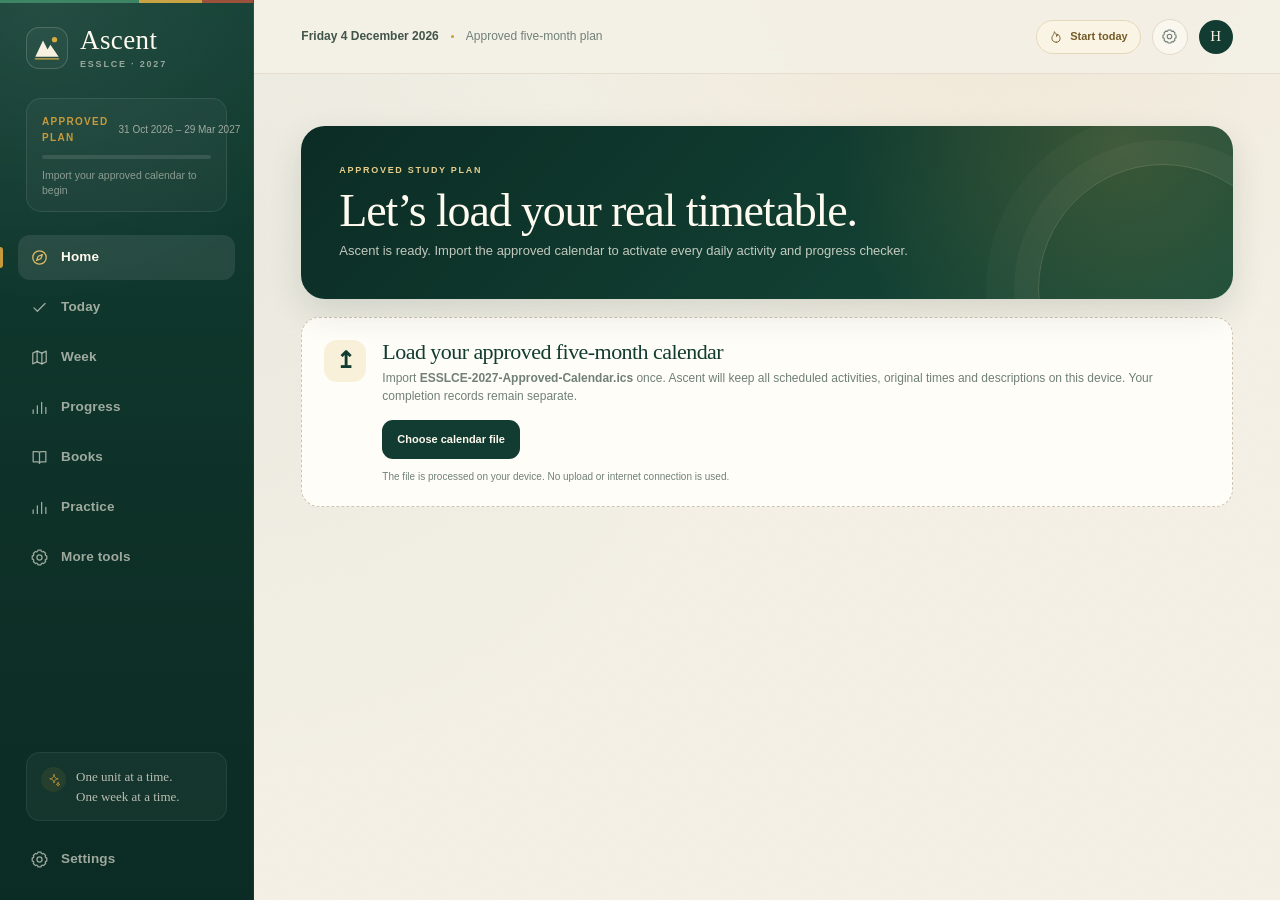
<file: app/src/main/assets/www/index.html>
<!doctype html>
<html lang="en">
<head>
  <meta charset="utf-8">
  <meta name="viewport" content="width=device-width, initial-scale=1, viewport-fit=cover">
  <meta name="theme-color" content="#123c31">
  <meta name="description" content="Ascent is a private, offline-first ESSLCE 2027 study app built around the approved five-month calendar, daily activity checklists and real progress tracking.">
  <title>Ascent — ESSLCE 2027</title>
  <link rel="stylesheet" href="styles.css?v=1.3.1">
  <link rel="stylesheet" href="study-features.css?v=1.0.0">
  <link rel="stylesheet" href="approved-calendar.css?v=1.0.2">
</head>
<body>
  <a class="skip-link" href="#main">Skip to content</a>

  <svg class="svg-defs" xmlns="http://www.w3.org/2000/svg" aria-hidden="true">
    <symbol id="icon-today" viewBox="0 0 24 24">
      <circle cx="12" cy="12" r="8.5"></circle>
      <path d="M15.7 8.3 13.6 13.6 8.3 15.7l2.1-5.3 5.3-2.1Z"></path>
    </symbol>
    <symbol id="icon-journey" viewBox="0 0 24 24">
      <path d="M3.5 6.5 9 4l6 2.5L20.5 4v13.5L15 20l-6-2.5-5.5 2.5V6.5Z"></path>
      <path d="M9 4v13.5M15 6.5V20"></path>
    </symbol>
    <symbol id="icon-books" viewBox="0 0 24 24">
      <path d="M4 4.5h6a2 2 0 0 1 2 2v13a2 2 0 0 0-2-2H4v-13ZM20 4.5h-6a2 2 0 0 0-2 2v13a2 2 0 0 1 2-2h6v-13Z"></path>
    </symbol>
    <symbol id="icon-practice" viewBox="0 0 24 24">
      <path d="M4 19.5V15m5.3 4.5V9.8m5.4 9.7V5.5m5.3 14V12"></path>
    </symbol>
    <symbol id="icon-reflect" viewBox="0 0 24 24">
      <path d="M20 14.8A8.5 8.5 0 0 1 9.2 4a8.5 8.5 0 1 0 10.8 10.8Z"></path>
      <path d="M17 3.5v3M15.5 5h3"></path>
    </symbol>
    <symbol id="icon-settings" viewBox="0 0 24 24">
      <circle cx="12" cy="12" r="3.2"></circle>
      <path d="M19.4 15a1.7 1.7 0 0 0 .3 1.9l.1.1-2.8 2.8-.1-.1a1.7 1.7 0 0 0-1.9-.3 1.7 1.7 0 0 0-1 1.6v.2h-4V21a1.7 1.7 0 0 0-1-1.6 1.7 1.7 0 0 0-1.9.3l-.1.1L4.2 17l.1-.1a1.7 1.7 0 0 0 .3-1.9A1.7 1.7 0 0 0 3 14H2.8v-4H3a1.7 1.7 0 0 0 1.6-1 1.7 1.7 0 0 0-.3-1.9L4.2 7 7 4.2l.1.1a1.7 1.7 0 0 0 1.9.3A1.7 1.7 0 0 0 10 3V2.8h4V3a1.7 1.7 0 0 0 1 1.6 1.7 1.7 0 0 0 1.9-.3l.1-.1L19.8 7l-.1.1a1.7 1.7 0 0 0-.3 1.9 1.7 1.7 0 0 0 1.6 1h.2v4H21a1.7 1.7 0 0 0-1.6 1Z"></path>
    </symbol>
    <symbol id="icon-check" viewBox="0 0 24 24">
      <path d="m5 12.5 4.3 4.3L19 7"></path>
    </symbol>
    <symbol id="icon-plus" viewBox="0 0 24 24">
      <path d="M12 5v14M5 12h14"></path>
    </symbol>
    <symbol id="icon-chevron-right" viewBox="0 0 24 24">
      <path d="m9 5 7 7-7 7"></path>
    </symbol>
    <symbol id="icon-chevron-left" viewBox="0 0 24 24">
      <path d="m15 5-7 7 7 7"></path>
    </symbol>
    <symbol id="icon-chevron-down" viewBox="0 0 24 24">
      <path d="m5 9 7 7 7-7"></path>
    </symbol>
    <symbol id="icon-arrow-right" viewBox="0 0 24 24">
      <path d="M4 12h16m-6-6 6 6-6 6"></path>
    </symbol>
    <symbol id="icon-arrow-up-right" viewBox="0 0 24 24">
      <path d="M7 17 17 7M7 7h10v10"></path>
    </symbol>
    <symbol id="icon-clock" viewBox="0 0 24 24">
      <circle cx="12" cy="12" r="8.5"></circle>
      <path d="M12 7.5V12l3 2"></path>
    </symbol>
    <symbol id="icon-target" viewBox="0 0 24 24">
      <circle cx="12" cy="12" r="8.5"></circle>
      <circle cx="12" cy="12" r="4.5"></circle>
      <circle cx="12" cy="12" r="1"></circle>
    </symbol>
    <symbol id="icon-flame" viewBox="0 0 24 24">
      <path d="M12.5 21c4 0 6.5-2.7 6.5-6.4 0-2.7-1.5-5.3-4.3-7.8.1 2-.6 3.4-1.7 4.4.3-3.6-1.7-6.6-4-8.2.1 3-1 4.6-2 5.8A8.1 8.1 0 0 0 5 14.3C5 18.3 8 21 12.5 21Z"></path>
    </symbol>
    <symbol id="icon-alert" viewBox="0 0 24 24">
      <path d="M12 3.5 21 20H3L12 3.5Z"></path>
      <path d="M12 9v5M12 17.2v.1"></path>
    </symbol>
    <symbol id="icon-download" viewBox="0 0 24 24">
      <path d="M12 3.5v11m-4-4 4 4 4-4M5 17v3h14v-3"></path>
    </symbol>
    <symbol id="icon-upload" viewBox="0 0 24 24">
      <path d="M12 15V3.5m-4 4 4-4 4 4M5 17v3h14v-3"></path>
    </symbol>
    <symbol id="icon-trash" viewBox="0 0 24 24">
      <path d="M4 7h16M9 7V4h6v3m3 0-1 13H7L6 7m4 4v5m4-5v5"></path>
    </symbol>
    <symbol id="icon-x" viewBox="0 0 24 24">
      <path d="M5 5l14 14M19 5 5 19"></path>
    </symbol>
    <symbol id="icon-spark" viewBox="0 0 24 24">
      <path d="M12 2.8c.7 5 2.2 6.5 7.2 7.2-5 .7-6.5 2.2-7.2 7.2-.7-5-2.2-6.5-7.2-7.2 5-.7 6.5-2.2 7.2-7.2ZM19 16.5c.3 2 1 2.7 3 3-2 .3-2.7 1-3 3-.3-2-1-2.7-3-3 2-.3 2.7-1 3-3Z"></path>
    </symbol>
    <symbol id="icon-calendar" viewBox="0 0 24 24">
      <rect x="3.5" y="5.5" width="17" height="15" rx="2"></rect>
      <path d="M8 3.5v4M16 3.5v4M3.5 10.5h17"></path>
    </symbol>
    <symbol id="icon-play" viewBox="0 0 24 24">
      <path d="m8 5 11 7-11 7V5Z"></path>
    </symbol>
    <symbol id="icon-pause" viewBox="0 0 24 24">
      <path d="M8 5v14M16 5v14"></path>
    </symbol>
    <symbol id="icon-rotate" viewBox="0 0 24 24">
      <path d="M4 10a8 8 0 1 1 2.3 5.7M4 4v6h6"></path>
    </symbol>
    <symbol id="icon-copy" viewBox="0 0 24 24">
      <rect x="8.5" y="8.5" width="12" height="12" rx="2"></rect>
      <path d="M15.5 8.5V5.5a2 2 0 0 0-2-2h-8a2 2 0 0 0-2 2v8a2 2 0 0 0 2 2h3"></path>
    </symbol>
    <symbol id="icon-user" viewBox="0 0 24 24">
      <circle cx="12" cy="8" r="3.5"></circle>
      <path d="M4.5 20a7.5 7.5 0 0 1 15 0"></path>
    </symbol>
  </svg>

  <div class="app-shell">
    <aside class="sidebar" aria-label="Primary navigation">
      <a class="brand" href="#home" aria-label="Ascent home">
        <span class="brand-mark" aria-hidden="true">
          <svg viewBox="0 0 36 36">
            <path d="M4 28.5 13.2 9l5.5 10.7 3.4-5.5L32 28.5H4Z" fill="currentColor"></path>
            <circle cx="27" cy="8" r="3.2" fill="#d6ab45"></circle>
            <path d="M4 31h28" stroke="#d6ab45" stroke-width="1.5" stroke-linecap="round"></path>
          </svg>
        </span>
        <span class="brand-copy">
          <span class="brand-name">Ascent</span>
          <span class="brand-sub">ESSLCE · 2027</span>
        </span>
      </a>

      <div class="rail-status" id="rail-status">
        <div class="rail-status-top">
          <span class="eyebrow" id="rail-phase">Approved plan</span>
          <span class="rail-week" id="rail-week">31 Oct 2026 – 29 Mar 2027</span>
        </div>
        <div class="rail-track"><span id="rail-progress-fill"></span></div>
        <p id="rail-progress-copy">Import your approved calendar to begin</p>
      </div>

      <nav class="side-nav">
        <button class="nav-item" type="button" data-view="home"><svg aria-hidden="true"><use href="#icon-today"></use></svg><span>Home</span></button>
        <button class="nav-item" type="button" data-view="today"><svg aria-hidden="true"><use href="#icon-check"></use></svg><span>Today</span></button>
        <button class="nav-item" type="button" data-view="journey"><svg aria-hidden="true"><use href="#icon-journey"></use></svg><span>Week</span></button>
        <button class="nav-item" type="button" data-view="progress"><svg aria-hidden="true"><use href="#icon-practice"></use></svg><span>Progress</span></button>
        <button class="nav-item" type="button" data-view="books"><svg aria-hidden="true"><use href="#icon-books"></use></svg><span>Books</span></button>
        <button class="nav-item" type="button" data-view="practice"><svg aria-hidden="true"><use href="#icon-practice"></use></svg><span>Practice</span></button>
        <button class="nav-item" type="button" data-view="more"><svg aria-hidden="true"><use href="#icon-settings"></use></svg><span>More tools</span></button>
      </nav>

      <div class="rail-bottom">
        <div class="rail-note">
          <span class="rail-note-icon"><svg aria-hidden="true"><use href="#icon-spark"></use></svg></span>
          <p>One unit at a time.<br>One week at a time.</p>
        </div>
        <button class="nav-item nav-item-muted" type="button" data-view="settings">
          <svg aria-hidden="true"><use href="#icon-settings"></use></svg>
          <span>Settings</span>
        </button>
      </div>
    </aside>

    <div class="app-frame">
      <header class="topbar">
        <div class="topbar-left">
          <a class="mobile-brand" href="#home" aria-label="Ascent home">
            <span class="mobile-brand-mark"><svg aria-hidden="true"><use href="#icon-spark"></use></svg></span>
            <span>Ascent</span>
          </a>
          <div class="topbar-date">
            <span id="topbar-date">Monday, 26 October 2026</span>
            <span class="topbar-sep" aria-hidden="true"></span>
            <span id="topbar-context">Approved five-month plan</span>
          </div>
        </div>
        <div class="topbar-actions">
          <div class="streak-pill" id="streak-pill" title="Consecutive days at 60%+ completion">
            <svg aria-hidden="true"><use href="#icon-flame"></use></svg>
            <span id="streak-copy">Day 1</span>
          </div>
          <button class="icon-button" type="button" data-view="settings" aria-label="Open settings">
            <svg aria-hidden="true"><use href="#icon-settings"></use></svg>
          </button>
          <span class="avatar" id="avatar" aria-hidden="true">H</span>
        </div>
      </header>

      <main id="main" class="view-container" tabindex="-1">
        <div id="view-root"></div>
      </main>
    </div>
  </div>

  <nav class="bottom-nav" aria-label="Mobile navigation">
    <button class="bottom-nav-item" type="button" data-view="home"><svg aria-hidden="true"><use href="#icon-today"></use></svg><span>Home</span></button>
    <button class="bottom-nav-item" type="button" data-view="today"><svg aria-hidden="true"><use href="#icon-check"></use></svg><span>Today</span></button>
    <button class="bottom-nav-item" type="button" data-view="journey"><svg aria-hidden="true"><use href="#icon-journey"></use></svg><span>Week</span></button>
    <button class="bottom-nav-item" type="button" data-view="progress"><svg aria-hidden="true"><use href="#icon-practice"></use></svg><span>Progress</span></button>
    <button class="bottom-nav-item" type="button" data-view="more"><svg aria-hidden="true"><use href="#icon-settings"></use></svg><span>More</span></button>
  </nav>

  <div id="focus-root"></div>
  <div id="modal-root"></div>
  <div id="toast-region" class="toast-region" role="status" aria-live="polite"></div>

  <script src="plan-data.js?v=1.2.0"></script>
  <script src="portion-data.js?v=1.2.0"></script>
  <script src="exam-config.js?v=1.0.0"></script>
  <script src="readiness.js?v=1.0.0"></script>
  <script src="storage.js?v=1.0.0"></script>
  <script src="reading-data.js?v=1.0.0"></script>
  <script src="app.js?v=1.3.3"></script>
  <script src="study-features.js?v=1.0.0"></script>
  <script src="approved-calendar.js?v=1.0.2"></script>
</body>
</html>
</file>
<file: app/src/main/assets/www/styles.css>
/* ==========================================================================
   Ascent — ESSLCE 2027
   A private, offline-first study command center.
   ========================================================================== */

:root {
  --paper: #f4f0e6;
  --paper-deep: #ebe4d5;
  --surface: #fffdf8;
  --surface-soft: #faf6ed;
  --surface-raised: #ffffff;
  --ink: #19271f;
  --ink-soft: #42544a;
  --muted: #708077;
  --faint: #9da8a1;
  --forest: #123c31;
  --forest-deep: #0b2c24;
  --forest-soft: #1d5545;
  --gold: #c79b3b;
  --gold-soft: #f0e1b8;
  --gold-pale: #f8f0d9;
  --clay: #a6533a;
  --clay-soft: #f4e6e0;
  --olive: #627238;
  --line: #e1d9c8;
  --line-soft: #ebe5d8;
  --line-strong: #cec4b0;
  --success: #2e6b55;
  --success-soft: #e7f0ea;
  --danger: #9c4739;
  --danger-soft: #f7e9e5;
  --plum: #73547f;
  --shadow-sm: 0 1px 2px rgba(25, 39, 31, 0.04);
  --shadow-md: 0 12px 36px rgba(33, 44, 36, 0.07);
  --shadow-lg: 0 24px 70px rgba(18, 36, 29, 0.16);
  --font-sans: "Segoe UI", "Aptos", -apple-system, BlinkMacSystemFont, "Helvetica Neue", Arial, sans-serif;
  --font-serif: "Iowan Old Style", "Palatino Linotype", "Book Antiqua", Palatino, Georgia, serif;
  --radius-sm: 10px;
  --radius-md: 16px;
  --radius-lg: 22px;
  --radius-xl: 28px;
  --sidebar-w: 254px;
}

*,
*::before,
*::after {
  box-sizing: border-box;
}

html {
  scroll-behavior: smooth;
}

body {
  margin: 0;
  min-width: 320px;
  min-height: 100vh;
  background:
    radial-gradient(circle at 78% -10%, rgba(199, 155, 59, 0.10), transparent 30rem),
    radial-gradient(circle at 18% 28%, rgba(47, 107, 87, 0.045), transparent 34rem),
    var(--paper);
  color: var(--ink);
  font-family: var(--font-sans);
  font-size: 15px;
  line-height: 1.55;
  -webkit-font-smoothing: antialiased;
  text-rendering: optimizeLegibility;
}

body::before {
  content: "";
  position: fixed;
  inset: 0;
  pointer-events: none;
  z-index: -1;
  opacity: 0.22;
  background-image: url("data:image/svg+xml,%3Csvg xmlns='http://www.w3.org/2000/svg' width='80' height='80' viewBox='0 0 80 80'%3E%3Cfilter id='n'%3E%3CfeTurbulence type='fractalNoise' baseFrequency='.85' numOctaves='2' stitchTiles='stitch'/%3E%3C/filter%3E%3Crect width='100%25' height='100%25' filter='url(%23n)' opacity='.09'/%3E%3C/svg%3E");
}

button,
input,
select,
textarea {
  font: inherit;
}

button,
a {
  -webkit-tap-highlight-color: transparent;
}

button {
  border: 0;
  cursor: pointer;
}

a {
  color: var(--forest);
}

svg {
  display: block;
}

::selection {
  background: var(--gold-soft);
  color: var(--forest-deep);
}

:focus-visible {
  outline: 2px solid var(--gold);
  outline-offset: 3px;
}

.skip-link {
  position: fixed;
  top: 10px;
  left: -999px;
  z-index: 200;
  background: var(--forest);
  color: #fff;
  padding: 10px 16px;
  border-radius: 999px;
}

.skip-link:focus {
  left: 12px;
}

.svg-defs {
  position: absolute;
  width: 0;
  height: 0;
  overflow: hidden;
}

.sr-only {
  position: absolute;
  width: 1px;
  height: 1px;
  padding: 0;
  margin: -1px;
  overflow: hidden;
  clip: rect(0, 0, 0, 0);
  white-space: nowrap;
  border: 0;
}

/* --------------------------------------------------------------------------
   App frame
   -------------------------------------------------------------------------- */

.app-shell {
  display: flex;
  min-height: 100vh;
}

.sidebar {
  position: fixed;
  inset: 0 auto 0 0;
  z-index: 30;
  display: flex;
  flex-direction: column;
  width: var(--sidebar-w);
  height: 100dvh;
  padding: 27px 18px 20px;
  overflow-y: auto;
  color: #f8f3e8;
  background:
    radial-gradient(circle at 18% 0%, rgba(255, 255, 255, 0.075), transparent 19rem),
    linear-gradient(180deg, #133f33 0%, #0d3027 58%, #0b2c24 100%);
  border-right: 1px solid rgba(255, 255, 255, 0.06);
}

.sidebar::before {
  content: "";
  position: absolute;
  inset: 0 0 auto;
  height: 3px;
  background: linear-gradient(90deg, #3f8a67 0 55%, #d6ab45 55% 80%, #a6533a 80%);
  opacity: 0.92;
}

.brand {
  display: flex;
  gap: 12px;
  align-items: center;
  text-decoration: none;
  color: inherit;
  padding: 0 8px;
}

.brand-mark {
  display: grid;
  place-items: center;
  width: 42px;
  height: 42px;
  color: #f7f0df;
  border: 1px solid rgba(247, 240, 223, 0.18);
  border-radius: 13px;
  background: rgba(255, 255, 255, 0.035);
}

.brand-mark svg {
  width: 30px;
  height: 30px;
}

.brand-copy {
  display: flex;
  flex-direction: column;
  line-height: 1;
}

.brand-name {
  font-family: var(--font-serif);
  font-size: 27px;
  letter-spacing: 0.015em;
  color: #fffaf0;
}

.brand-sub {
  margin-top: 6px;
  font-size: 9px;
  font-weight: 700;
  letter-spacing: 0.2em;
  text-transform: uppercase;
  color: rgba(248, 243, 232, 0.56);
}

.rail-status {
  margin: 29px 8px 23px;
  padding: 15px 15px 14px;
  border: 1px solid rgba(255, 255, 255, 0.09);
  border-radius: 15px;
  background: rgba(255, 255, 255, 0.035);
}

.rail-status-top {
  display: flex;
  align-items: center;
  justify-content: space-between;
  gap: 10px;
  margin-bottom: 10px;
}

.eyebrow {
  display: inline-flex;
  gap: 7px;
  align-items: center;
  font-size: 10px;
  font-weight: 750;
  letter-spacing: 0.15em;
  text-transform: uppercase;
  color: var(--muted);
}

.rail-status .eyebrow {
  color: var(--gold);
  letter-spacing: 0.13em;
}

.rail-week {
  font-size: 10px;
  color: rgba(248, 243, 232, 0.58);
  white-space: nowrap;
}

.rail-track {
  height: 4px;
  border-radius: 999px;
  background: rgba(255, 255, 255, 0.11);
  overflow: hidden;
}

.rail-track span {
  display: block;
  height: 100%;
  width: 0;
  border-radius: inherit;
  background: linear-gradient(90deg, #d6ab45, #e7cf91);
  transition: width 0.4s ease;
}

.rail-status p {
  margin: 9px 0 0;
  font-size: 10.5px;
  line-height: 1.4;
  color: rgba(248, 243, 232, 0.5);
}

.side-nav {
  display: flex;
  flex-direction: column;
  gap: 5px;
}

.nav-item {
  position: relative;
  display: flex;
  align-items: center;
  gap: 12px;
  width: 100%;
  min-height: 45px;
  padding: 10px 12px;
  color: rgba(248, 243, 232, 0.62);
  text-align: left;
  background: transparent;
  border-radius: 12px;
  transition: color 0.18s ease, background 0.18s ease, transform 0.18s ease;
}

.nav-item svg {
  width: 19px;
  height: 19px;
  flex: 0 0 auto;
  fill: none;
  stroke: currentColor;
  stroke-width: 1.6;
  stroke-linecap: round;
  stroke-linejoin: round;
}

.nav-item span {
  font-size: 13.5px;
  font-weight: 600;
  letter-spacing: 0.01em;
}

.nav-item:hover {
  color: #fffaf0;
  background: rgba(255, 255, 255, 0.055);
}

.nav-item.active {
  color: #fffaf0;
  background: rgba(255, 255, 255, 0.09);
}

.nav-item.active::before {
  content: "";
  position: absolute;
  left: -18px;
  top: 50%;
  width: 3px;
  height: 21px;
  margin-top: -10.5px;
  border-radius: 0 4px 4px 0;
  background: var(--gold);
}

.nav-item.active svg {
  color: #e0bc68;
}

.rail-bottom {
  margin-top: auto;
  padding-top: 26px;
}

.rail-note {
  display: flex;
  gap: 10px;
  margin: 0 8px 17px;
  padding: 14px;
  border-radius: 14px;
  background: rgba(255, 255, 255, 0.04);
  border: 1px solid rgba(255, 255, 255, 0.07);
}

.rail-note-icon {
  display: grid;
  place-items: center;
  flex: 0 0 auto;
  width: 25px;
  height: 25px;
  color: var(--gold);
  border-radius: 50%;
  background: rgba(199, 155, 59, 0.1);
}

.rail-note-icon svg {
  width: 14px;
  height: 14px;
  fill: none;
  stroke: currentColor;
  stroke-width: 1.4;
  stroke-linecap: round;
  stroke-linejoin: round;
}

.rail-note p {
  margin: 0;
  font-family: var(--font-serif);
  font-size: 13px;
  line-height: 1.5;
  color: rgba(248, 243, 232, 0.72);
}

.nav-item-muted {
  min-height: 42px;
}

.app-frame {
  flex: 1;
  min-width: 0;
  margin-left: var(--sidebar-w);
}

.topbar {
  position: sticky;
  top: 0;
  z-index: 20;
  display: flex;
  align-items: center;
  justify-content: space-between;
  gap: 24px;
  min-height: 74px;
  padding: 0 clamp(24px, 3.7vw, 56px);
  border-bottom: 1px solid rgba(225, 217, 200, 0.78);
  background: rgba(244, 240, 230, 0.86);
  -webkit-backdrop-filter: blur(16px);
  backdrop-filter: blur(16px);
}

.topbar-left {
  display: flex;
  min-width: 0;
  align-items: center;
  gap: 14px;
}

.mobile-brand {
  display: none;
  align-items: center;
  gap: 8px;
  color: var(--forest);
  font-family: var(--font-serif);
  font-size: 22px;
  text-decoration: none;
}

.mobile-brand-mark {
  display: grid;
  place-items: center;
  width: 30px;
  height: 30px;
  color: var(--gold);
  border-radius: 9px;
  background: var(--forest);
}

.mobile-brand-mark svg {
  width: 15px;
  height: 15px;
  fill: none;
  stroke: currentColor;
  stroke-width: 1.5;
}

.topbar-date {
  display: flex;
  min-width: 0;
  align-items: center;
  gap: 12px;
  font-size: 12px;
  color: var(--ink-soft);
}

#topbar-date {
  font-weight: 650;
  white-space: nowrap;
}

#topbar-context {
  overflow: hidden;
  color: var(--muted);
  text-overflow: ellipsis;
  white-space: nowrap;
}

.topbar-sep {
  width: 3px;
  height: 3px;
  flex: 0 0 auto;
  border-radius: 50%;
  background: var(--gold);
}

.topbar-actions {
  display: flex;
  flex-shrink: 0;
  align-items: center;
  gap: 11px;
}

.streak-pill {
  display: flex;
  align-items: center;
  gap: 7px;
  min-height: 34px;
  padding: 7px 12px;
  border: 1px solid #e4d8ba;
  border-radius: 999px;
  background: #faf4e4;
  color: #745c28;
  font-size: 11px;
  font-weight: 700;
}

.streak-pill svg {
  width: 14px;
  height: 14px;
  fill: none;
  stroke: currentColor;
  stroke-width: 1.6;
  stroke-linecap: round;
  stroke-linejoin: round;
}

.icon-button {
  display: grid;
  place-items: center;
  width: 36px;
  height: 36px;
  color: var(--muted);
  border: 1px solid var(--line);
  border-radius: 50%;
  background: rgba(255, 253, 248, 0.58);
  transition: color 0.18s ease, background 0.18s ease, border-color 0.18s ease;
}

.icon-button:hover {
  color: var(--forest);
  background: var(--surface);
  border-color: var(--line-strong);
}

.icon-button svg {
  width: 17px;
  height: 17px;
  fill: none;
  stroke: currentColor;
  stroke-width: 1.6;
  stroke-linecap: round;
  stroke-linejoin: round;
}

.avatar {
  display: grid;
  place-items: center;
  width: 34px;
  height: 34px;
  border-radius: 50%;
  background: var(--forest);
  color: #f8f2e2;
  font-family: var(--font-serif);
  font-size: 15px;
}

.view-container {
  width: 100%;
  max-width: 1480px;
  margin: 0 auto;
  padding: 28px clamp(24px, 3.7vw, 56px) 60px;
}

#view-root {
  animation: view-in 0.45s ease both;
}

@keyframes view-in {
  from { opacity: 0; transform: translateY(7px); }
  to { opacity: 1; transform: translateY(0); }
}

.bottom-nav {
  display: none;
}

/* --------------------------------------------------------------------------
   Typography and shared primitives
   -------------------------------------------------------------------------- */

h1,
h2,
h3,
h4,
p {
  margin-top: 0;
}

h1,
h2,
h3 {
  font-family: var(--font-serif);
  font-weight: 400;
}

h1 {
  margin-bottom: 14px;
  font-size: clamp(2.35rem, 4.3vw, 4rem);
  line-height: 0.98;
  letter-spacing: -0.04em;
}

h2 {
  margin-bottom: 10px;
  font-size: clamp(1.55rem, 2.2vw, 2rem);
  line-height: 1.08;
  letter-spacing: -0.025em;
}

h3 {
  margin-bottom: 8px;
  font-size: 1.2rem;
  line-height: 1.16;
  letter-spacing: -0.015em;
}

.lead {
  max-width: 670px;
  margin-bottom: 0;
  color: var(--ink-soft);
  font-size: 15px;
  line-height: 1.65;
}

.muted {
  color: var(--muted);
}

.small {
  font-size: 12px;
}

.tiny {
  font-size: 10.5px;
}

.serif {
  font-family: var(--font-serif);
}

.numeric {
  font-variant-numeric: tabular-nums;
}

.nowrap {
  white-space: nowrap;
}

.grid-2 {
  display: grid;
  grid-template-columns: repeat(2, minmax(0, 1fr));
  gap: 20px;
}

.grid-3 {
  display: grid;
  grid-template-columns: repeat(3, minmax(0, 1fr));
  gap: 20px;
}

.stack {
  display: flex;
  flex-direction: column;
  gap: 20px;
}

.page-head {
  display: flex;
  align-items: flex-end;
  justify-content: space-between;
  gap: 28px;
  margin: 8px 0 28px;
}

.page-head > div:first-child {
  min-width: 0;
}

.page-head h1 {
  margin: 8px 0 10px;
}

.page-head .lead {
  max-width: 720px;
}

.page-head-actions {
  display: flex;
  flex-shrink: 0;
  gap: 10px;
  align-items: center;
}

.eyebrow-row {
  display: flex;
  flex-wrap: wrap;
  align-items: center;
  gap: 9px;
}

.eyebrow-dot {
  width: 4px;
  height: 4px;
  border-radius: 50%;
  background: var(--gold);
}

.eyebrow-light {
  color: rgba(248, 243, 232, 0.64);
}

.card {
  position: relative;
  border: 1px solid var(--line);
  border-radius: var(--radius-lg);
  background: var(--surface);
  box-shadow: var(--shadow-sm);
}

.card-padded {
  padding: clamp(20px, 2.3vw, 28px);
}

.card-soft {
  background: var(--surface-soft);
}

.card-dark {
  color: #f8f3e8;
  border-color: transparent;
  background: var(--forest);
}

.section-head {
  display: flex;
  align-items: flex-start;
  justify-content: space-between;
  gap: 20px;
  margin-bottom: 20px;
}

.section-head h2,
.section-head h3 {
  margin: 3px 0 0;
}

.section-head p {
  margin: 5px 0 0;
  color: var(--muted);
  font-size: 12px;
}

.section-head-actions {
  display: flex;
  flex-shrink: 0;
  align-items: center;
  gap: 9px;
}

.card-divider {
  height: 1px;
  margin: 20px 0;
  background: var(--line-soft);
}

/* Buttons */

.btn {
  display: inline-flex;
  align-items: center;
  justify-content: center;
  gap: 8px;
  min-height: 40px;
  padding: 9px 16px;
  border: 1px solid transparent;
  border-radius: 999px;
  font-size: 12px;
  font-weight: 700;
  line-height: 1.1;
  text-decoration: none;
  white-space: nowrap;
  transition: transform 0.15s ease, background 0.18s ease, border-color 0.18s ease, color 0.18s ease;
}

.btn svg {
  width: 15px;
  height: 15px;
  flex: 0 0 auto;
  fill: none;
  stroke: currentColor;
  stroke-width: 1.8;
  stroke-linecap: round;
  stroke-linejoin: round;
}

.btn:hover {
  transform: translateY(-1px);
}

.btn:active {
  transform: translateY(0);
}

.btn-primary {
  color: #fff9eb;
  background: var(--forest);
  border-color: var(--forest);
}

.btn-primary:hover {
  background: var(--forest-soft);
}

.btn-gold {
  color: #3e3116;
  background: var(--gold-soft);
  border-color: #e2cb91;
}

.btn-gold:hover {
  background: #f3e6c5;
}

.btn-secondary {
  color: var(--ink);
  background: transparent;
  border-color: var(--line-strong);
}

.btn-secondary:hover {
  background: var(--surface-soft);
}

.btn-ghost {
  color: var(--ink-soft);
  background: transparent;
  border-color: transparent;
}

.btn-ghost:hover {
  background: rgba(18, 60, 49, 0.055);
}

.btn-danger {
  color: var(--danger);
  background: var(--danger-soft);
  border-color: #ecd2cb;
}

.btn-small {
  min-height: 31px;
  padding: 6px 11px;
  font-size: 10.5px;
}

.btn-icon-only {
  width: 36px;
  min-height: 36px;
  padding: 0;
}

.btn-on-dark {
  color: #f9f2e1;
  border-color: rgba(255, 255, 255, 0.18);
  background: rgba(255, 255, 255, 0.08);
}

.btn-on-dark:hover {
  background: rgba(255, 255, 255, 0.13);
}

.text-button {
  display: inline-flex;
  align-items: center;
  gap: 5px;
  padding: 0;
  color: var(--forest);
  font-size: 11.5px;
  font-weight: 700;
  background: transparent;
}

.text-button svg {
  width: 13px;
  height: 13px;
  fill: none;
  stroke: currentColor;
  stroke-width: 1.8;
  stroke-linecap: round;
  stroke-linejoin: round;
}

.text-button:hover {
  color: var(--forest-soft);
  text-decoration: underline;
  text-underline-offset: 3px;
}

/* Badges and dots */

.badge {
  display: inline-flex;
  align-items: center;
  gap: 5px;
  min-height: 23px;
  padding: 3px 8px;
  border: 1px solid var(--line);
  border-radius: 999px;
  color: var(--ink-soft);
  background: var(--surface-soft);
  font-size: 9.5px;
  font-weight: 700;
  letter-spacing: 0.04em;
  white-space: nowrap;
}

.badge-gold {
  color: #755a24;
  border-color: #e7d7ad;
  background: var(--gold-pale);
}

.badge-green {
  color: var(--success);
  border-color: #cee1d6;
  background: var(--success-soft);
}

.badge-clay {
  color: var(--clay);
  border-color: #ecd3c9;
  background: var(--clay-soft);
}

.badge-plum {
  color: var(--plum);
  border-color: #e3d7e8;
  background: #f1ebf4;
}

.badge-ghost {
  color: var(--muted);
  border-color: transparent;
  background: rgba(25, 39, 31, 0.045);
}

.dot {
  width: 6px;
  height: 6px;
  border-radius: 50%;
  background: currentColor;
}

.tier {
  display: inline-grid;
  place-items: center;
  min-width: 33px;
  height: 21px;
  padding: 0 6px;
  border-radius: 6px;
  font-size: 9px;
  font-weight: 800;
  letter-spacing: 0.05em;
}

.tier-1 {
  color: #6f5420;
  background: var(--gold-pale);
}

.tier-2 {
  color: var(--success);
  background: var(--success-soft);
}

.tier-skills {
  color: var(--plum);
  background: #f0e9f3;
}

/* Progress */

.progress-track {
  height: 5px;
  overflow: hidden;
  border-radius: 999px;
  background: rgba(25, 39, 31, 0.07);
}

.progress-track > span {
  display: block;
  height: 100%;
  width: 0;
  border-radius: inherit;
  background: var(--forest);
  transition: width 0.4s ease;
}

.progress-track.gold > span {
  background: linear-gradient(90deg, #c79b3b, #dfbf76);
}

.progress-track.light {
  background: rgba(255, 255, 255, 0.12);
}

.progress-track.light > span {
  background: var(--gold);
}

.progress-copy {
  display: flex;
  justify-content: space-between;
  gap: 16px;
  margin-top: 8px;
  color: var(--muted);
  font-size: 10.5px;
}

/* Empty state */

.empty-state {
  display: flex;
  flex-direction: column;
  align-items: center;
  justify-content: center;
  min-height: 170px;
  padding: 28px;
  text-align: center;
  border: 1px dashed var(--line-strong);
  border-radius: var(--radius-md);
  color: var(--muted);
  background: rgba(250, 246, 237, 0.5);
}

.empty-state svg {
  width: 25px;
  height: 25px;
  margin-bottom: 10px;
  fill: none;
  stroke: var(--line-strong);
  stroke-width: 1.4;
  stroke-linecap: round;
  stroke-linejoin: round;
}

.empty-state strong {
  margin-bottom: 3px;
  color: var(--ink-soft);
  font-family: var(--font-serif);
  font-size: 16px;
  font-weight: 400;
}

.empty-state p {
  max-width: 340px;
  margin-bottom: 0;
  font-size: 11.5px;
  line-height: 1.5;
}

/* --------------------------------------------------------------------------
   Today
   -------------------------------------------------------------------------- */

.today-hero {
  position: relative;
  isolation: isolate;
  display: grid;
  grid-template-columns: minmax(0, 1.55fr) minmax(230px, 0.55fr);
  gap: clamp(30px, 5vw, 70px);
  overflow: hidden;
  padding: clamp(29px, 4vw, 49px);
  color: #f9f2e2;
  border-radius: var(--radius-xl);
  background:
    radial-gradient(circle at 88% 9%, rgba(220, 184, 99, 0.16), transparent 19rem),
    radial-gradient(circle at 58% 120%, rgba(71, 138, 108, 0.27), transparent 30rem),
    linear-gradient(130deg, #113e32 0%, #0d3027 64%, #0a2922 100%);
  box-shadow: 0 18px 55px rgba(18, 48, 39, 0.17);
}

.today-hero::before {
  content: "";
  position: absolute;
  z-index: -1;
  top: -190px;
  right: -150px;
  width: 440px;
  height: 440px;
  border: 1px solid rgba(236, 205, 135, 0.13);
  border-radius: 50%;
  box-shadow:
    0 0 0 52px rgba(236, 205, 135, 0.035),
    0 0 0 104px rgba(236, 205, 135, 0.025);
}

.today-hero::after {
  content: "";
  position: absolute;
  z-index: -1;
  right: 0;
  bottom: 0;
  left: 0;
  height: 4px;
  background: linear-gradient(90deg, #d1a33f 0 34%, #3c8b68 34% 78%, #a6533a 78%);
  opacity: 0.72;
}

.hero-kicker {
  display: flex;
  flex-wrap: wrap;
  align-items: center;
  gap: 10px;
  margin-bottom: 23px;
  color: rgba(249, 242, 226, 0.64);
  font-size: 10px;
  font-weight: 700;
  letter-spacing: 0.14em;
  text-transform: uppercase;
}

.hero-kicker .kicker-strong {
  color: #e6c574;
}

.hero-kicker .kicker-dot {
  width: 3px;
  height: 3px;
  border-radius: 50%;
  background: rgba(249, 242, 226, 0.35);
}

.hero-title {
  max-width: 780px;
  margin: 0 0 18px;
  color: #fffbf2;
  font-family: var(--font-serif);
  font-size: clamp(2.4rem, 4.3vw, 4.35rem);
  font-weight: 400;
  line-height: 0.97;
  letter-spacing: -0.045em;
  text-wrap: balance;
}

.hero-sub {
  max-width: 640px;
  margin: 0;
  color: rgba(249, 242, 226, 0.65);
  font-size: 13.5px;
  line-height: 1.65;
}

.hero-actions {
  display: flex;
  flex-wrap: wrap;
  align-items: center;
  gap: 12px;
  margin-top: 28px;
}

.hero-actions .hero-secondary {
  display: inline-flex;
  align-items: center;
  gap: 7px;
  color: rgba(249, 242, 226, 0.7);
  font-size: 11.5px;
  text-decoration: none;
}

.hero-actions .hero-secondary:hover {
  color: #fff;
}

.hero-actions .hero-secondary svg {
  width: 13px;
  height: 13px;
  fill: none;
  stroke: currentColor;
  stroke-width: 1.7;
  stroke-linecap: round;
  stroke-linejoin: round;
}

.hero-clock {
  display: flex;
  flex-direction: column;
  justify-content: center;
  align-self: stretch;
  padding: 23px 0 23px clamp(25px, 3vw, 39px);
  border-left: 1px solid rgba(255, 255, 255, 0.13);
}

.hero-clock-label {
  font-size: 9.5px;
  font-weight: 700;
  letter-spacing: 0.16em;
  text-transform: uppercase;
  color: rgba(249, 242, 226, 0.52);
}

.hero-clock-value {
  margin: 5px 0 0;
  color: #fffbf2;
  font-family: var(--font-serif);
  font-size: clamp(3.6rem, 6vw, 5.8rem);
  font-weight: 400;
  line-height: 1;
  letter-spacing: -0.06em;
}

.hero-clock-unit {
  margin: 2px 0 0;
  color: rgba(249, 242, 226, 0.58);
  font-size: 11px;
}

.hero-clock-meta {
  display: grid;
  grid-template-columns: repeat(2, minmax(0, 1fr));
  gap: 11px;
  margin-top: 25px;
  padding-top: 17px;
  border-top: 1px solid rgba(255, 255, 255, 0.11);
}

.hero-clock-meta span {
  display: block;
  color: rgba(249, 242, 226, 0.46);
  font-size: 9px;
  letter-spacing: 0.08em;
  text-transform: uppercase;
}

.hero-clock-meta strong {
  display: block;
  margin-top: 3px;
  color: rgba(255, 251, 242, 0.92);
  font-size: 11.5px;
  font-weight: 650;
}

.hero-clock .readiness-date {
  color: #dfc27b;
}

.stat-strip {
  display: grid;
  grid-template-columns: repeat(4, minmax(0, 1fr));
  margin: 18px 0 26px;
  overflow: hidden;
  border: 1px solid var(--line);
  border-radius: var(--radius-md);
  background: rgba(255, 253, 248, 0.76);
}

.stat {
  position: relative;
  min-width: 0;
  padding: 16px 20px;
  border-right: 1px solid var(--line-soft);
}

.stat:last-child {
  border-right: 0;
}

.stat-label {
  display: flex;
  align-items: center;
  gap: 6px;
  margin-bottom: 4px;
  color: var(--muted);
  font-size: 9.5px;
  font-weight: 700;
  letter-spacing: 0.095em;
  text-transform: uppercase;
}

.stat-label svg {
  width: 12px;
  height: 12px;
  fill: none;
  stroke: currentColor;
  stroke-width: 1.7;
  stroke-linecap: round;
  stroke-linejoin: round;
}

.stat-value {
  display: flex;
  align-items: baseline;
  gap: 5px;
  color: var(--ink);
  font-family: var(--font-serif);
  font-size: 24px;
  line-height: 1;
  letter-spacing: -0.03em;
}

.stat-value small {
  color: var(--muted);
  font-family: var(--font-sans);
  font-size: 9.5px;
  font-weight: 500;
  letter-spacing: 0;
}

.stat-hint {
  margin-top: 5px;
  color: var(--faint);
  font-size: 9.5px;
}

.backup-banner {
  display: flex;
  align-items: center;
  gap: 13px;
  margin: 0 0 22px;
  padding: 13px 15px;
  border: 1px solid rgba(165, 124, 44, 0.24);
  border-radius: var(--radius-md);
  background: linear-gradient(135deg, #fbf4e2, #f7eeda);
}

.backup-banner-icon {
  display: grid;
  place-items: center;
  width: 33px;
  height: 33px;
  flex: 0 0 auto;
  border-radius: 50%;
  color: #8a6222;
  background: rgba(165, 124, 44, 0.13);
}

.backup-banner-icon svg {
  width: 15px;
  height: 15px;
  fill: none;
  stroke: currentColor;
  stroke-width: 1.7;
  stroke-linecap: round;
  stroke-linejoin: round;
}

.backup-banner-copy {
  display: flex;
  flex: 1;
  flex-direction: column;
  gap: 1px;
  min-width: 0;
}

.backup-banner-copy strong {
  color: #4f3c18;
  font-size: 11.5px;
  font-weight: 700;
}

.backup-banner-copy span {
  color: #766647;
  font-size: 10px;
  line-height: 1.45;
}

.backup-banner .btn {
  flex: 0 0 auto;
}

.today-grid {
  display: grid;
  grid-template-columns: minmax(0, 1.55fr) minmax(285px, 0.82fr);
  align-items: start;
  gap: 22px;
}

.today-main,
.today-side {
  display: flex;
  flex-direction: column;
  gap: 20px;
  min-width: 0;
}

.today-side {
  position: sticky;
  top: 94px;
}

.daily-card .section-head {
  align-items: center;
  margin-bottom: 16px;
}

.day-switcher {
  display: flex;
  align-items: center;
  gap: 5px;
  padding: 4px;
  border: 1px solid var(--line);
  border-radius: 999px;
  background: var(--surface-soft);
}

.day-switcher button {
  display: grid;
  place-items: center;
  width: 27px;
  height: 27px;
  color: var(--muted);
  border-radius: 50%;
  background: transparent;
}

.day-switcher button:hover {
  color: var(--forest);
  background: var(--surface);
}

.day-switcher svg {
  width: 14px;
  height: 14px;
  fill: none;
  stroke: currentColor;
  stroke-width: 1.8;
  stroke-linecap: round;
  stroke-linejoin: round;
}

.day-switcher .day-label {
  min-width: 108px;
  padding: 0 7px;
  color: var(--ink-soft);
  font-size: 10px;
  font-weight: 700;
  text-align: center;
  white-space: nowrap;
}

.day-completion {
  display: flex;
  align-items: center;
  gap: 10px;
  margin-bottom: 17px;
}

.day-completion .progress-track {
  flex: 1;
}

.day-completion > span {
  flex: 0 0 auto;
  color: var(--muted);
  font-size: 10px;
  font-weight: 650;
}

.action-group + .action-group {
  margin-top: 21px;
}

.action-group-head {
  display: flex;
  align-items: center;
  justify-content: space-between;
  gap: 12px;
  margin-bottom: 4px;
  padding: 0 3px;
}

.action-group-head h3 {
  display: flex;
  align-items: center;
  gap: 8px;
  margin: 0;
  color: var(--ink-soft);
  font-family: var(--font-sans);
  font-size: 10px;
  font-weight: 750;
  letter-spacing: 0.11em;
  text-transform: uppercase;
}

.action-group-head h3::before {
  content: "";
  width: 5px;
  height: 5px;
  border-radius: 50%;
  background: var(--gold);
}

.action-group-head span {
  color: var(--faint);
  font-size: 9.5px;
}

.action-list {
  border-top: 1px solid var(--line-soft);
}

.action-row {
  position: relative;
  display: grid;
  grid-template-columns: minmax(0, 1fr) auto;
  gap: 8px;
  align-items: start;
  padding: 10px 3px;
  border-bottom: 1px solid var(--line-soft);
  transition: background 0.16s ease;
}

.action-toggle {
  display: grid;
  grid-template-columns: 20px 72px minmax(0, 1fr);
  gap: 10px;
  align-items: start;
  min-width: 0;
  cursor: pointer;
}

.action-row:hover {
  background: rgba(250, 246, 237, 0.8);
}

.action-row:last-child {
  border-bottom: 0;
}

.action-row input {
  position: absolute;
  width: 1px;
  height: 1px;
  opacity: 0;
}

.action-check {
  display: grid;
  place-items: center;
  width: 18px;
  height: 18px;
  margin-top: 2px;
  border: 1.5px solid #cfc5b3;
  border-radius: 50%;
  background: var(--surface);
  transition: background 0.17s ease, border-color 0.17s ease, transform 0.17s ease;
}

.action-check svg {
  width: 11px;
  height: 11px;
  opacity: 0;
  fill: none;
  stroke: #fff;
  stroke-width: 2.2;
  stroke-linecap: round;
  stroke-linejoin: round;
  transform: scale(0.65);
  transition: opacity 0.15s ease, transform 0.15s ease;
}

.action-row input:focus-visible + .action-check {
  outline: 2px solid var(--gold);
  outline-offset: 3px;
}

.action-row input:checked + .action-check {
  border-color: var(--success);
  background: var(--success);
}

.action-row input:checked + .action-check svg {
  opacity: 1;
  transform: scale(1);
}

.action-time {
  padding-top: 2px;
  color: var(--faint);
  font-size: 9.5px;
  font-variant-numeric: tabular-nums;
  letter-spacing: -0.01em;
  white-space: nowrap;
}

.action-copy {
  min-width: 0;
}

.action-title {
  display: block;
  color: var(--ink);
  font-size: 12px;
  font-weight: 650;
  line-height: 1.4;
  transition: color 0.17s ease;
}

.action-detail {
  display: block;
  margin-top: 2px;
  color: var(--muted);
  font-size: 10.5px;
  line-height: 1.45;
}

.action-focus {
  display: inline-block;
  margin-top: 5px;
  padding: 2px 7px;
  border-radius: 4px;
  color: #6f5420;
  background: var(--gold-pale);
  font-size: 9px;
  font-weight: 650;
}

.action-row.done .action-title {
  color: var(--faint);
  text-decoration: line-through;
  text-decoration-color: rgba(112, 128, 119, 0.55);
}

.action-row.done .action-detail {
  color: #aeb6b0;
}

.action-row.done .action-time {
  color: #bdc3be;
}

.action-row.is-current {
  background: linear-gradient(90deg, rgba(199, 155, 59, 0.09), transparent 78%);
}

.action-row.is-current::before {
  content: "";
  position: absolute;
  top: 12px;
  bottom: 12px;
  left: -2px;
  width: 2px;
  border-radius: 2px;
  background: var(--gold);
}

.next-move {
  overflow: hidden;
  padding: 23px;
  border: 1px solid #e4d5b2;
  border-radius: var(--radius-lg);
  background:
    radial-gradient(circle at 105% -5%, rgba(199, 155, 59, 0.14), transparent 13rem),
    #fbf6e9;
}

.next-move .eyebrow {
  color: #8d6b27;
}

.next-move-title {
  margin: 10px 0 8px;
  color: #2f281b;
  font-family: var(--font-serif);
  font-size: 1.55rem;
  line-height: 1.1;
  letter-spacing: -0.025em;
}

.next-move p {
  margin: 0 0 17px;
  color: #72664f;
  font-size: 11.5px;
  line-height: 1.55;
}

.next-move-meta {
  display: flex;
  flex-wrap: wrap;
  gap: 6px;
  margin-bottom: 17px;
}

.next-move-foot {
  display: flex;
  align-items: center;
  justify-content: space-between;
  gap: 10px;
}

.next-move-foot .tiny {
  color: #9b8b6f;
}

.quick-log-card {
  padding: 22px;
}

.quick-log-head {
  display: flex;
  align-items: flex-start;
  justify-content: space-between;
  gap: 10px;
  margin-bottom: 14px;
}

.quick-log-head h3 {
  margin: 0;
  font-size: 1.18rem;
}

.log-metrics {
  display: grid;
  grid-template-columns: repeat(3, 1fr);
  gap: 8px;
  margin-bottom: 15px;
}

.log-metric {
  min-width: 0;
  padding: 10px;
  border: 1px solid var(--line-soft);
  border-radius: 11px;
  background: var(--surface-soft);
}

.log-metric span {
  display: block;
  color: var(--faint);
  font-size: 8.5px;
  font-weight: 650;
  letter-spacing: 0.06em;
  text-transform: uppercase;
}

.log-metric strong {
  display: block;
  margin-top: 3px;
  overflow: hidden;
  color: var(--ink-soft);
  font-family: var(--font-serif);
  font-size: 18px;
  font-weight: 400;
  line-height: 1.1;
  text-overflow: ellipsis;
  white-space: nowrap;
}

.quick-log-actions {
  display: grid;
  grid-template-columns: 1fr 1fr;
  gap: 8px;
}

.quick-log-actions .btn {
  min-height: 35px;
  padding: 7px 10px;
  font-size: 10.5px;
}

.week-spine-card {
  padding: 21px;
}

.week-spine-card h3 {
  margin: 0 0 4px;
  font-size: 1.18rem;
}

.week-spine-card .progress-track {
  margin: 12px 0 6px;
}

.spine-list {
  margin: 12px 0 0;
  padding: 0;
  list-style: none;
}

.spine-list li {
  display: flex;
  align-items: flex-start;
  gap: 8px;
  padding: 7px 0;
  border-top: 1px solid var(--line-soft);
  color: var(--muted);
  font-size: 10.5px;
  line-height: 1.4;
}

.spine-list li svg {
  width: 12px;
  height: 12px;
  flex: 0 0 auto;
  margin-top: 2px;
  fill: none;
  stroke: currentColor;
  stroke-width: 2;
  stroke-linecap: round;
  stroke-linejoin: round;
}

.spine-list li.done {
  color: var(--faint);
  text-decoration: line-through;
}

.spine-list li.done svg {
  color: var(--success);
}

.due-list {
  display: flex;
  flex-direction: column;
  gap: 8px;
}

.due-item {
  display: flex;
  align-items: center;
  gap: 11px;
  padding: 10px 11px;
  border: 1px solid var(--line-soft);
  border-radius: 12px;
  background: var(--surface-soft);
}

.due-day {
  display: grid;
  place-items: center;
  flex: 0 0 auto;
  width: 34px;
  height: 34px;
  border-radius: 9px;
  color: #6f5420;
  background: var(--gold-pale);
  font-size: 9px;
  font-weight: 800;
  letter-spacing: 0.02em;
}

.due-copy {
  min-width: 0;
  flex: 1;
}

.due-copy strong {
  display: block;
  overflow: hidden;
  color: var(--ink-soft);
  font-size: 10.5px;
  font-weight: 650;
  line-height: 1.35;
  text-overflow: ellipsis;
  white-space: nowrap;
}

.due-copy span {
  display: block;
  margin-top: 2px;
  color: var(--muted);
  font-size: 9px;
}

.due-item .icon-button {
  width: 26px;
  height: 26px;
  flex: 0 0 auto;
}

.due-item .icon-button svg {
  width: 12px;
  height: 12px;
}

.calibration-card {
  padding: 21px;
  border-color: #dfd0ae;
  background: #fbf7ed;
}

.calibration-card h3 {
  margin: 0 0 4px;
  font-size: 1.15rem;
}

.calibration-progress {
  display: flex;
  align-items: center;
  gap: 11px;
  margin: 11px 0 12px;
}

.calibration-progress .progress-track {
  flex: 1;
}

.calibration-progress span {
  color: var(--muted);
  font-size: 9.5px;
  white-space: nowrap;
}

.calibration-mini-list {
  display: grid;
  gap: 2px;
  margin-top: 9px;
}

.calibration-mini-list label {
  display: flex;
  align-items: flex-start;
  gap: 8px;
  padding: 5px 0;
  color: var(--ink-soft);
  font-size: 10.5px;
  cursor: pointer;
}

.calibration-mini-list input {
  width: 13px;
  height: 13px;
  margin: 1px 0 0;
  accent-color: var(--forest);
  flex: 0 0 auto;
}

.calibration-mini-list label.done span {
  color: var(--faint);
  text-decoration: line-through;
}

/* --------------------------------------------------------------------------
   Journey
   -------------------------------------------------------------------------- */

.phase-rail-wrap {
  margin-bottom: 22px;
  overflow-x: auto;
  padding-bottom: 3px;
  scrollbar-width: thin;
}

.phase-rail {
  display: grid;
  grid-template-columns: repeat(6, minmax(160px, 1fr));
  min-width: 960px;
  border: 1px solid var(--line);
  border-radius: var(--radius-lg);
  overflow: hidden;
  background: var(--surface);
}

.phase-step {
  position: relative;
  display: flex;
  flex-direction: column;
  min-height: 127px;
  padding: 16px 17px;
  border-right: 1px solid var(--line-soft);
  text-align: left;
  background: transparent;
}

.phase-step:last-child {
  border-right: 0;
}

.phase-step:hover {
  background: var(--surface-soft);
}

.phase-step .phase-number {
  color: var(--faint);
  font-size: 9px;
  font-weight: 750;
  letter-spacing: 0.12em;
  text-transform: uppercase;
}

.phase-step h3 {
  margin: 7px 0 3px;
  color: var(--ink);
  font-size: 1.22rem;
}

.phase-step .phase-weeks {
  color: var(--muted);
  font-size: 9.5px;
}

.phase-step p {
  display: -webkit-box;
  overflow: hidden;
  margin: 13px 0 0;
  color: var(--muted);
  font-size: 10px;
  line-height: 1.4;
  -webkit-box-orient: vertical;
  -webkit-line-clamp: 2;
}

.phase-step.active {
  color: #f9f2e2;
  background: var(--forest);
}

.phase-step.active .phase-number {
  color: var(--gold);
}

.phase-step.active h3 {
  color: #fffaf0;
}

.phase-step.active .phase-weeks,
.phase-step.active p {
  color: rgba(249, 242, 226, 0.58);
}

.phase-step.done .phase-number::after {
  content: " · complete";
  color: var(--success);
  letter-spacing: 0.04em;
}

.phase-step.active .phase-number::after {
  color: var(--gold);
}

.week-map-card {
  padding: clamp(20px, 2.4vw, 28px);
  margin-bottom: 22px;
}

.week-map-head {
  display: flex;
  align-items: flex-end;
  justify-content: space-between;
  gap: 20px;
  margin-bottom: 15px;
}

.week-map-head p {
  margin: 4px 0 0;
  color: var(--muted);
  font-size: 11px;
}

.week-legend {
  display: flex;
  flex-wrap: wrap;
  align-items: center;
  gap: 13px;
  color: var(--muted);
  font-size: 9px;
}

.week-legend span {
  display: flex;
  align-items: center;
  gap: 5px;
}

.legend-dot {
  width: 6px;
  height: 6px;
  border-radius: 50%;
  background: var(--gold);
}

.legend-box {
  width: 9px;
  height: 9px;
  border: 1px solid var(--line-strong);
  border-radius: 3px;
}

.week-grid {
  display: grid;
  grid-template-columns: repeat(10, minmax(0, 1fr));
  gap: 7px;
}

.week-cell {
  position: relative;
  display: flex;
  flex-direction: column;
  align-items: flex-start;
  min-height: 68px;
  padding: 9px 9px 8px;
  overflow: hidden;
  border: 1px solid var(--line-soft);
  border-radius: 10px;
  color: var(--ink-soft);
  text-align: left;
  background: var(--surface-soft);
  transition: border-color 0.15s ease, background 0.15s ease, transform 0.15s ease;
}

.week-cell:hover {
  border-color: var(--line-strong);
  background: var(--surface);
  transform: translateY(-1px);
}

.week-cell .week-number {
  color: var(--ink);
  font-family: var(--font-serif);
  font-size: 18px;
  line-height: 1;
}

.week-cell .week-month {
  margin-top: 3px;
  color: var(--faint);
  font-size: 7.5px;
  font-weight: 650;
  letter-spacing: 0.05em;
  text-transform: uppercase;
}

.week-cell .week-mini-track {
  width: 100%;
  height: 3px;
  margin-top: auto;
  overflow: hidden;
  border-radius: 99px;
  background: rgba(25, 39, 31, 0.075);
}

.week-cell .week-mini-track span {
  display: block;
  height: 100%;
  border-radius: inherit;
  background: var(--success);
}

.week-cell .mock-mark {
  position: absolute;
  top: 8px;
  right: 8px;
  width: 5px;
  height: 5px;
  border-radius: 50%;
  background: var(--gold);
}

.week-cell.current {
  border-color: #cfa952;
}

.week-cell.current::after {
  content: "NOW";
  position: absolute;
  top: 7px;
  right: 7px;
  color: #9a792f;
  font-size: 6.5px;
  font-weight: 800;
  letter-spacing: 0.06em;
}

.week-cell.current .mock-mark {
  display: none;
}

.week-cell.past {
  background: #f2eee4;
}

.week-cell.past .week-number {
  color: var(--muted);
}

.week-cell.selected {
  color: #f8f2e4;
  border-color: var(--forest);
  background: var(--forest);
}

.week-cell.selected .week-number,
.week-cell.selected .week-month {
  color: #fffaf0;
}

.week-cell.selected .week-month {
  opacity: 0.58;
}

.week-cell.selected .week-mini-track {
  background: rgba(255, 255, 255, 0.15);
}

.week-cell.selected .week-mini-track span {
  background: var(--gold);
}

.week-cell.selected::after {
  display: none;
}

.week-detail {
  overflow: hidden;
  border: 1px solid var(--line);
  border-radius: var(--radius-xl);
  background: var(--surface);
}

.week-detail-hero {
  position: relative;
  display: flex;
  flex-wrap: wrap;
  align-items: flex-end;
  justify-content: space-between;
  gap: 24px;
  padding: clamp(24px, 3vw, 34px);
  background:
    radial-gradient(circle at 100% 0%, rgba(199, 155, 59, 0.10), transparent 20rem),
    var(--surface-soft);
  border-bottom: 1px solid var(--line-soft);
}

.week-detail-hero h2 {
  max-width: 740px;
  margin: 8px 0 9px;
  font-size: clamp(1.9rem, 3vw, 2.8rem);
  line-height: 1;
}

.week-detail-hero p {
  max-width: 760px;
  margin: 0;
  color: var(--muted);
  font-size: 12px;
}

.week-hero-meta {
  display: flex;
  flex-wrap: wrap;
  align-items: center;
  gap: 8px;
}

.week-nav {
  display: flex;
  gap: 6px;
}

.week-body {
  display: grid;
  grid-template-columns: minmax(0, 1.35fr) minmax(300px, 0.8fr);
  gap: 0;
}

.week-column {
  min-width: 0;
  padding: clamp(22px, 2.8vw, 32px);
}

.week-column + .week-column {
  border-left: 1px solid var(--line-soft);
}

.week-body > .week-column:last-child {
  background: #fcf9f2;
}

.week-subhead {
  display: flex;
  align-items: center;
  justify-content: space-between;
  gap: 12px;
  margin: 0 0 12px;
}

.week-subhead h3 {
  margin: 0;
  font-family: var(--font-sans);
  font-size: 10px;
  font-weight: 750;
  letter-spacing: 0.12em;
  text-transform: uppercase;
  color: var(--ink-soft);
}

.week-subhead span {
  color: var(--faint);
  font-size: 9.5px;
}

.week-units {
  display: flex;
  flex-direction: column;
  gap: 7px;
}

.week-unit {
  display: flex;
  align-items: center;
  gap: 10px;
  width: 100%;
  padding: 10px 11px;
  border: 1px solid var(--line-soft);
  border-radius: 11px;
  color: var(--ink);
  text-align: left;
  background: var(--surface);
  transition: background 0.15s ease, border-color 0.15s ease;
}

.week-unit:hover {
  border-color: var(--line-strong);
  background: var(--surface-soft);
}

.week-unit-mark {
  width: 4px;
  height: 28px;
  flex: 0 0 auto;
  border-radius: 4px;
  background: var(--subject-color, var(--forest));
}

.week-unit-copy {
  min-width: 0;
  flex: 1;
}

.week-unit-copy strong {
  display: block;
  overflow: hidden;
  color: var(--ink-soft);
  font-size: 11px;
  font-weight: 650;
  line-height: 1.35;
  text-overflow: ellipsis;
  white-space: nowrap;
}

.week-unit-copy span {
  display: block;
  margin-top: 2px;
  color: var(--faint);
  font-size: 9px;
}

.week-unit .tier {
  flex: 0 0 auto;
}

.week-unit .unit-status {
  width: 7px;
  height: 7px;
  flex: 0 0 auto;
  border: 1px solid var(--line-strong);
  border-radius: 50%;
  background: transparent;
}

.week-unit .unit-status.partial {
  border-color: var(--gold);
  background: var(--gold-soft);
}

.week-unit .unit-status.done {
  border-color: var(--success);
  background: var(--success);
}

.week-unit > svg {
  width: 13px;
  height: 13px;
  flex: 0 0 auto;
  fill: none;
  stroke: var(--faint);
  stroke-width: 1.7;
  stroke-linecap: round;
  stroke-linejoin: round;
}

.week-assessment {
  margin-top: 21px;
  padding: 13px 15px;
  border: 1px solid #e4d8bd;
  border-radius: 13px;
  background: #fbf5e8;
}

.week-assessment span {
  display: block;
  color: #94712d;
  font-size: 8.5px;
  font-weight: 750;
  letter-spacing: 0.1em;
  text-transform: uppercase;
}

.week-assessment strong {
  display: block;
  margin-top: 4px;
  color: #4d402a;
  font-family: var(--font-serif);
  font-size: 15px;
  font-weight: 400;
  line-height: 1.3;
}

.week-assessment small {
  display: block;
  margin-top: 4px;
  color: #8e7b5e;
  font-size: 10px;
}

.week-tasks {
  display: flex;
  flex-direction: column;
  gap: 2px;
}

.week-task {
  display: flex;
  gap: 9px;
  align-items: flex-start;
  padding: 8px 2px;
  border-bottom: 1px solid var(--line-soft);
  cursor: pointer;
}

.week-task:last-child {
  border-bottom: 0;
}

.week-task input {
  width: 14px;
  height: 14px;
  flex: 0 0 auto;
  margin-top: 2px;
  accent-color: var(--forest);
}

.week-task-copy {
  min-width: 0;
  flex: 1;
}

.week-task-copy strong {
  display: block;
  color: var(--ink-soft);
  font-size: 10.5px;
  font-weight: 600;
  line-height: 1.4;
}

.week-task-copy small {
  display: block;
  margin-top: 1px;
  color: var(--faint);
  font-size: 9px;
  line-height: 1.35;
}

.week-task.done .week-task-copy strong {
  color: var(--faint);
  text-decoration: line-through;
}

.week-task .badge {
  flex: 0 0 auto;
  margin-top: 1px;
}

.week-review-focus {
  margin-top: 24px;
  padding: 14px 15px;
  border-left: 2px solid var(--gold);
  border-radius: 0 10px 10px 0;
  background: var(--gold-pale);
}

.week-review-focus span {
  color: #8b6c2e;
  font-size: 8.5px;
  font-weight: 750;
  letter-spacing: 0.1em;
  text-transform: uppercase;
}

.week-review-focus p {
  margin: 5px 0 0;
  color: #675839;
  font-size: 10.5px;
  line-height: 1.5;
}

.minimums {
  margin-top: 26px;
}

.minimum-row {
  display: grid;
  grid-template-columns: minmax(105px, 1fr) 65px minmax(80px, 0.9fr) 46px;
  gap: 9px;
  align-items: center;
  padding: 7px 0;
  border-bottom: 1px solid var(--line-soft);
}

.minimum-row:last-child {
  border-bottom: 0;
}

.minimum-row label {
  color: var(--ink-soft);
  font-size: 10.5px;
  line-height: 1.3;
}

.minimum-row .minimum-target {
  color: var(--faint);
  font-size: 9px;
  text-align: right;
}

.minimum-row input {
  width: 100%;
  height: 25px;
  padding: 2px 7px;
  color: var(--ink-soft);
  border: 1px solid var(--line);
  border-radius: 6px;
  background: var(--surface);
  font-size: 10px;
  font-variant-numeric: tabular-nums;
}

.minimum-row input:focus {
  border-color: var(--gold);
}

.minimum-row .minimum-status {
  color: var(--faint);
  font-size: 8px;
  font-weight: 700;
  letter-spacing: 0.04em;
  text-align: right;
  text-transform: uppercase;
}

.minimum-row .minimum-status.met {
  color: var(--success);
}

.minimums-total {
  display: flex;
  align-items: center;
  justify-content: space-between;
  gap: 15px;
  margin-top: 11px;
  padding-top: 11px;
  border-top: 1px solid var(--line);
  color: var(--muted);
  font-size: 9.5px;
}

.minimums-total strong {
  color: var(--ink-soft);
  font-size: 10px;
}

/* --------------------------------------------------------------------------
   Books
   -------------------------------------------------------------------------- */

.books-summary {
  display: grid;
  grid-template-columns: minmax(220px, 1.4fr) repeat(3, minmax(100px, 0.55fr));
  gap: 0;
  margin-bottom: 22px;
  overflow: hidden;
  border: 1px solid var(--line);
  border-radius: var(--radius-lg);
  background: var(--surface);
}

.books-summary-main {
  display: flex;
  align-items: center;
  gap: 16px;
  padding: 20px 24px;
}

.books-summary-main .monogram {
  display: grid;
  place-items: center;
  width: 48px;
  height: 48px;
  flex: 0 0 auto;
  border-radius: 14px;
  color: var(--gold);
  background: var(--forest);
  font-family: var(--font-serif);
  font-size: 26px;
}

.books-summary-main strong {
  display: block;
  color: var(--ink);
  font-family: var(--font-serif);
  font-size: 20px;
  font-weight: 400;
  line-height: 1.1;
}

.books-summary-main span {
  display: block;
  margin-top: 4px;
  color: var(--muted);
  font-size: 10.5px;
}

.books-summary-stat {
  padding: 20px;
  border-left: 1px solid var(--line-soft);
}

.books-summary-stat span {
  display: block;
  color: var(--faint);
  font-size: 8.5px;
  font-weight: 700;
  letter-spacing: 0.08em;
  text-transform: uppercase;
}

.books-summary-stat strong {
  display: block;
  margin-top: 6px;
  color: var(--ink-soft);
  font-family: var(--font-serif);
  font-size: 24px;
  font-weight: 400;
  line-height: 1;
}

.books-toolbar {
  display: flex;
  flex-wrap: wrap;
  align-items: center;
  justify-content: space-between;
  gap: 14px;
  margin-bottom: 19px;
}

.filter-chips {
  display: flex;
  flex-wrap: wrap;
  gap: 6px;
}

.filter-chip {
  min-height: 30px;
  padding: 6px 11px;
  border: 1px solid var(--line);
  border-radius: 999px;
  color: var(--muted);
  background: transparent;
  font-size: 10px;
  font-weight: 650;
  transition: background 0.15s ease, border-color 0.15s ease, color 0.15s ease;
}

.filter-chip:hover {
  border-color: var(--line-strong);
  color: var(--ink-soft);
}

.filter-chip.active {
  color: #fffaf0;
  border-color: var(--forest);
  background: var(--forest);
}

.toolbar-selects {
  display: flex;
  align-items: center;
  gap: 8px;
}

.select-wrap {
  position: relative;
}

.select-wrap select {
  height: 32px;
  min-width: 112px;
  padding: 5px 28px 5px 11px;
  color: var(--ink-soft);
  border: 1px solid var(--line);
  border-radius: 8px;
  outline: 0;
  background: var(--surface);
  font-size: 10px;
  font-weight: 600;
  appearance: none;
}

.select-wrap::after {
  content: "";
  position: absolute;
  top: 50%;
  right: 10px;
  width: 5px;
  height: 5px;
  margin-top: -4px;
  border-right: 1px solid var(--muted);
  border-bottom: 1px solid var(--muted);
  transform: rotate(45deg);
  pointer-events: none;
}

.book-grid {
  display: grid;
  grid-template-columns: repeat(auto-fill, minmax(228px, 1fr));
  gap: 15px;
}

.book-card {
  position: relative;
  display: flex;
  flex-direction: column;
  min-height: 208px;
  overflow: hidden;
  padding: 20px 20px 17px 23px;
  border: 1px solid var(--line);
  border-radius: var(--radius-md);
  background: var(--surface);
  transition: transform 0.18s ease, box-shadow 0.18s ease, border-color 0.18s ease;
}

.book-card::before {
  content: "";
  position: absolute;
  top: 0;
  bottom: 0;
  left: 0;
  width: 5px;
  background: var(--subject-color);
}

.book-card::after {
  content: "";
  position: absolute;
  top: -52px;
  right: -52px;
  width: 122px;
  height: 122px;
  border: 1px solid color-mix(in srgb, var(--subject-color) 22%, transparent);
  border-radius: 50%;
  opacity: 0.8;
}

.book-card:hover {
  border-color: color-mix(in srgb, var(--subject-color) 36%, var(--line));
  transform: translateY(-2px);
  box-shadow: var(--shadow-md);
}

.book-card-top {
  display: flex;
  align-items: flex-start;
  justify-content: space-between;
  gap: 10px;
  margin-bottom: 17px;
}

.book-grade {
  display: inline-flex;
  align-items: center;
  min-height: 22px;
  padding: 2px 8px;
  border-radius: 99px;
  color: var(--subject-color);
  background: var(--subject-tint);
  font-size: 8.5px;
  font-weight: 800;
  letter-spacing: 0.08em;
  text-transform: uppercase;
}

.book-pages {
  color: var(--faint);
  font-size: 9px;
}

.book-card h3 {
  margin: 0 0 4px;
  color: var(--ink);
  font-family: var(--font-serif);
  font-size: 1.34rem;
  font-weight: 400;
  line-height: 1.08;
}

.book-card .book-sub {
  margin: 0;
  color: var(--muted);
  font-size: 10px;
}

.book-card-foot {
  margin-top: auto;
  padding-top: 20px;
}

.book-progress-copy {
  display: flex;
  align-items: center;
  justify-content: space-between;
  gap: 10px;
  margin-bottom: 7px;
  color: var(--muted);
  font-size: 9px;
}

.book-progress-copy strong {
  color: var(--ink-soft);
  font-size: 9.5px;
  font-weight: 650;
}

.book-progress-copy .book-arrow {
  width: 16px;
  height: 16px;
  color: var(--faint);
  fill: none;
  stroke: currentColor;
  stroke-width: 1.7;
  stroke-linecap: round;
  stroke-linejoin: round;
}

.book-card:hover .book-arrow {
  color: var(--subject-color);
}

.book-progress-track {
  height: 4px;
  overflow: hidden;
  border-radius: 99px;
  background: rgba(25, 39, 31, 0.07);
}

.book-progress-track span {
  display: block;
  height: 100%;
  border-radius: inherit;
  background: var(--subject-color);
}

.book-toolbar {
  margin-bottom: 18px;
}

.book-head {
  position: relative;
  display: flex;
  flex-wrap: wrap;
  align-items: flex-end;
  justify-content: space-between;
  gap: 24px;
  margin-bottom: 21px;
  padding: 28px 30px;
  overflow: hidden;
  border: 1px solid var(--line);
  border-radius: var(--radius-xl);
  background:
    radial-gradient(circle at 100% 0%, var(--subject-tint), transparent 35rem),
    var(--surface);
}

.book-head::before {
  content: "";
  position: absolute;
  top: 0;
  bottom: 0;
  left: 0;
  width: 6px;
  background: var(--subject-color);
}

.book-breadcrumb {
  display: inline-flex;
  align-items: center;
  gap: 6px;
  margin-bottom: 17px;
  color: var(--muted);
  font-size: 10px;
  text-decoration: none;
}

.book-breadcrumb:hover {
  color: var(--forest);
}

.book-breadcrumb svg {
  width: 12px;
  height: 12px;
  fill: none;
  stroke: currentColor;
  stroke-width: 1.8;
  stroke-linecap: round;
  stroke-linejoin: round;
}

.book-head h1 {
  margin: 0 0 8px;
  font-size: clamp(2.4rem, 4vw, 3.8rem);
}

.book-head-meta {
  display: flex;
  flex-wrap: wrap;
  gap: 7px;
  align-items: center;
}

.book-head-side {
  display: flex;
  gap: 22px;
  padding: 0 7px;
}

.book-head-stat {
  min-width: 68px;
}

.book-head-stat span {
  display: block;
  color: var(--faint);
  font-size: 8px;
  font-weight: 700;
  letter-spacing: 0.08em;
  text-transform: uppercase;
}

.book-head-stat strong {
  display: block;
  margin-top: 4px;
  color: var(--ink-soft);
  font-family: var(--font-serif);
  font-size: 25px;
  font-weight: 400;
  line-height: 1;
}

.book-unit-toolbar {
  display: flex;
  flex-wrap: wrap;
  align-items: center;
  justify-content: space-between;
  gap: 12px;
  margin-bottom: 13px;
}

.book-unit-toolbar h2 {
  margin: 0;
  font-family: var(--font-sans);
  font-size: 10px;
  font-weight: 750;
  letter-spacing: 0.11em;
  text-transform: uppercase;
}

.unit-list {
  display: flex;
  flex-direction: column;
  gap: 7px;
}

.unit-card {
  overflow: hidden;
  border: 1px solid var(--line);
  border-radius: 13px;
  background: var(--surface);
  transition: border-color 0.16s ease, box-shadow 0.16s ease;
}

.unit-card:hover {
  border-color: var(--line-strong);
}

.unit-card.open {
  border-color: var(--line-strong);
  box-shadow: var(--shadow-sm);
}

.unit-summary {
  display: grid;
  grid-template-columns: 37px minmax(0, 1fr) auto auto 22px;
  gap: 13px;
  align-items: center;
  width: 100%;
  padding: 13px 15px;
  color: var(--ink);
  text-align: left;
  background: transparent;
}

.unit-summary:hover {
  background: var(--surface-soft);
}

.unit-number {
  display: grid;
  place-items: center;
  width: 33px;
  height: 33px;
  border-radius: 9px;
  color: var(--subject-color);
  background: var(--subject-tint);
  font-family: var(--font-serif);
  font-size: 14px;
}

.unit-summary-copy {
  min-width: 0;
}

.unit-summary-copy strong {
  display: block;
  overflow: hidden;
  color: var(--ink-soft);
  font-size: 11.5px;
  font-weight: 650;
  line-height: 1.35;
  text-overflow: ellipsis;
  white-space: nowrap;
}

.unit-summary-copy span {
  display: block;
  margin-top: 2px;
  color: var(--faint);
  font-size: 9px;
}

.unit-summary .tier {
  justify-self: end;
}

.unit-summary-progress {
  display: flex;
  align-items: center;
  gap: 8px;
}

.unit-summary-progress .progress-track {
  width: 54px;
  height: 3px;
  background: rgba(25, 39, 31, 0.07);
}

.unit-summary-progress span {
  min-width: 26px;
  color: var(--faint);
  font-size: 8.5px;
  text-align: right;
}

.unit-chevron {
  width: 15px;
  height: 15px;
  color: var(--faint);
  fill: none;
  stroke: currentColor;
  stroke-width: 1.8;
  stroke-linecap: round;
  stroke-linejoin: round;
  transition: transform 0.18s ease;
}

.unit-card.open .unit-chevron {
  transform: rotate(180deg);
}

.unit-panel {
  padding: 18px 20px 19px 65px;
  border-top: 1px solid var(--line-soft);
  background: #fbf8f0;
}

.unit-panel-head {
  display: flex;
  flex-wrap: wrap;
  align-items: center;
  justify-content: space-between;
  gap: 10px;
  margin-bottom: 15px;
}

.unit-panel-head p {
  margin: 0;
  color: var(--muted);
  font-size: 10px;
}

.pass-columns {
  display: grid;
  grid-template-columns: 1.12fr 0.88fr;
  gap: 18px;
}

.pass-block {
  min-width: 0;
}

.pass-label {
  display: flex;
  align-items: center;
  justify-content: space-between;
  gap: 8px;
  margin-bottom: 7px;
  color: var(--faint);
  font-size: 8px;
  font-weight: 750;
  letter-spacing: 0.11em;
  text-transform: uppercase;
}

.pass-label span {
  font-weight: 500;
  letter-spacing: 0.02em;
  text-transform: none;
}

.pass-list {
  display: flex;
  flex-direction: column;
  gap: 4px;
}

.pass-item {
  display: flex;
  gap: 8px;
  align-items: flex-start;
  padding: 7px 9px;
  border: 1px solid var(--line-soft);
  border-radius: 8px;
  background: rgba(255, 253, 248, 0.7);
  cursor: pointer;
}

.pass-item:hover {
  border-color: var(--line);
  background: var(--surface);
}

.pass-item input {
  width: 13px;
  height: 13px;
  flex: 0 0 auto;
  margin: 1px 0 0;
  accent-color: var(--forest);
}

.pass-copy {
  min-width: 0;
  flex: 1;
}

.pass-copy strong {
  display: block;
  color: var(--ink-soft);
  font-size: 9.5px;
  font-weight: 650;
  line-height: 1.4;
}

.pass-copy small {
  display: block;
  margin-top: 1px;
  color: var(--faint);
  font-size: 8.5px;
  line-height: 1.35;
}

.pass-item.done .pass-copy strong {
  color: var(--faint);
  text-decoration: line-through;
}

.pass-item.disabled {
  opacity: 0.48;
  cursor: not-allowed;
}

.pass-item .pass-due {
  color: var(--clay);
  font-weight: 600;
}

.pass-item .pass-due.overdue {
  color: var(--danger);
}

.unit-actions {
  display: flex;
  flex-wrap: wrap;
  align-items: center;
  justify-content: space-between;
  gap: 12px;
  margin-top: 15px;
  padding-top: 12px;
  border-top: 1px solid var(--line-soft);
}

.unit-actions-copy {
  color: var(--faint);
  font-size: 9px;
}

/* --------------------------------------------------------------------------
   Practice
   -------------------------------------------------------------------------- */

.segmented {
  display: inline-flex;
  gap: 4px;
  padding: 4px;
  border: 1px solid var(--line);
  border-radius: 999px;
  background: var(--surface-soft);
  margin-bottom: 21px;
}

.segmented button {
  min-height: 30px;
  padding: 6px 14px;
  color: var(--muted);
  border-radius: 999px;
  background: transparent;
  font-size: 10.5px;
  font-weight: 650;
}

.segmented button:hover {
  color: var(--ink-soft);
}

.segmented button.active {
  color: #fffaf0;
  background: var(--forest);
}

.practice-stats {
  display: grid;
  grid-template-columns: repeat(4, minmax(0, 1fr));
  gap: 13px;
  margin-bottom: 21px;
}

.practice-stat {
  padding: 17px 18px;
  border: 1px solid var(--line);
  border-radius: var(--radius-md);
  background: var(--surface);
}

.practice-stat span {
  color: var(--faint);
  font-size: 8.5px;
  font-weight: 700;
  letter-spacing: 0.08em;
  text-transform: uppercase;
}

.practice-stat strong {
  display: flex;
  align-items: baseline;
  gap: 4px;
  margin-top: 6px;
  color: var(--ink);
  font-family: var(--font-serif);
  font-size: 27px;
  font-weight: 400;
  line-height: 1;
}

.practice-stat strong small {
  color: var(--muted);
  font-family: var(--font-sans);
  font-size: 9px;
  font-weight: 500;
}

.practice-stat em {
  display: block;
  margin-top: 5px;
  color: var(--muted);
  font-size: 9px;
  font-style: normal;
}

.practice-grid {
  display: grid;
  grid-template-columns: minmax(0, 1.55fr) minmax(280px, 0.75fr);
  align-items: start;
  gap: 20px;
}

.practice-main,
.practice-side {
  display: flex;
  flex-direction: column;
  gap: 20px;
  min-width: 0;
}

.chart-card {
  padding: 23px 24px 17px;
}

.chart-head {
  display: flex;
  flex-wrap: wrap;
  align-items: flex-start;
  justify-content: space-between;
  gap: 12px;
  margin-bottom: 8px;
}

.chart-head h3 {
  margin: 0 0 3px;
  font-size: 1.2rem;
}

.chart-head p {
  margin: 0;
  color: var(--muted);
  font-size: 10px;
}

.chart-head-actions {
  display: flex;
  gap: 7px;
}

.chart-wrap {
  position: relative;
  min-height: 220px;
  margin: 8px -4px 0;
}

.chart-svg {
  width: 100%;
  height: 230px;
  overflow: visible;
}

.chart-gridline {
  stroke: #eee7d9;
  stroke-width: 1;
}

.chart-axis-label {
  fill: #9da8a1;
  font-family: var(--font-sans);
  font-size: 8px;
}

.chart-area {
  fill: url(#chartAreaGradient);
  opacity: 0.5;
}

.chart-line {
  fill: none;
  stroke: var(--forest);
  stroke-width: 2;
  stroke-linecap: round;
  stroke-linejoin: round;
}

.chart-dot {
  fill: var(--surface);
  stroke: var(--forest);
  stroke-width: 1.8;
}

.chart-dot.labeled {
  fill: var(--gold);
  stroke: #fffdf8;
}

.chart-empty {
  position: absolute;
  inset: 0;
  display: flex;
  flex-direction: column;
  align-items: center;
  justify-content: center;
  padding: 20px;
  text-align: center;
  color: var(--muted);
}

.chart-empty svg {
  width: 28px;
  height: 28px;
  margin-bottom: 9px;
  fill: none;
  stroke: var(--line-strong);
  stroke-width: 1.4;
  stroke-linecap: round;
  stroke-linejoin: round;
}

.chart-empty strong {
  margin-bottom: 3px;
  color: var(--ink-soft);
  font-family: var(--font-serif);
  font-size: 16px;
  font-weight: 400;
}

.chart-empty span {
  max-width: 250px;
  font-size: 10px;
  line-height: 1.5;
}

.chart-legend {
  display: flex;
  gap: 14px;
  align-items: center;
  padding-top: 6px;
  color: var(--faint);
  font-size: 8.5px;
}

.chart-legend span {
  display: flex;
  align-items: center;
  gap: 5px;
}

.chart-legend i {
  width: 7px;
  height: 7px;
  border-radius: 50%;
  background: var(--forest);
}

.chart-legend i.gold {
  background: var(--gold);
}

.scorecard {
  padding: 23px 24px;
}

.scorecard h3 {
  margin: 0 0 3px;
  font-size: 1.2rem;
}

.scorecard > p {
  margin: 0 0 15px;
  color: var(--muted);
  font-size: 10px;
}

.score-table {
  width: 100%;
  border-collapse: collapse;
}

.score-table th {
  padding: 0 0 8px;
  color: var(--faint);
  font-size: 8px;
  font-weight: 700;
  letter-spacing: 0.07em;
  text-align: right;
  text-transform: uppercase;
}

.score-table th:first-child {
  text-align: left;
}

.score-table td {
  padding: 9px 0;
  border-top: 1px solid var(--line-soft);
  color: var(--ink-soft);
  font-size: 10px;
  text-align: right;
  font-variant-numeric: tabular-nums;
}

.score-table td:first-child {
  text-align: left;
}

.score-table .subject-cell {
  display: flex;
  align-items: center;
  gap: 7px;
  min-width: 0;
}

.score-table .subject-cell i {
  width: 5px;
  height: 5px;
  flex: 0 0 auto;
  border-radius: 50%;
}

.score-table .score-muted {
  color: var(--faint);
}

.score-table .score-change {
  font-weight: 700;
}

.score-table .score-change.up {
  color: var(--success);
}

.score-table .score-change.down {
  color: var(--danger);
}

.upcoming-list {
  display: flex;
  flex-direction: column;
  gap: 7px;
}

.upcoming-mock {
  display: flex;
  align-items: center;
  gap: 12px;
  padding: 11px 12px;
  border: 1px solid var(--line-soft);
  border-radius: 11px;
  background: var(--surface-soft);
}

.upcoming-date {
  display: flex;
  flex-direction: column;
  align-items: center;
  justify-content: center;
  width: 35px;
  height: 35px;
  flex: 0 0 auto;
  border-radius: 9px;
  color: #6b5422;
  background: var(--gold-pale);
  line-height: 1;
}

.upcoming-date strong {
  font-family: var(--font-serif);
  font-size: 15px;
  font-weight: 400;
}

.upcoming-date span {
  margin-top: 2px;
  font-size: 6.5px;
  font-weight: 750;
  letter-spacing: 0.06em;
  text-transform: uppercase;
}

.upcoming-copy {
  min-width: 0;
  flex: 1;
}

.upcoming-copy strong {
  display: block;
  color: var(--ink-soft);
  font-size: 10.5px;
  font-weight: 650;
}

.upcoming-copy span {
  display: block;
  overflow: hidden;
  margin-top: 2px;
  color: var(--faint);
  font-size: 9px;
  text-overflow: ellipsis;
  white-space: nowrap;
}

.upcoming-mock .badge {
  flex: 0 0 auto;
}

.log-list {
  display: flex;
  flex-direction: column;
}

.log-row {
  display: flex;
  align-items: center;
  gap: 11px;
  padding: 10px 0;
  border-top: 1px solid var(--line-soft);
}

.log-row:first-child {
  border-top: 0;
}

.log-row-mark {
  width: 7px;
  height: 7px;
  flex: 0 0 auto;
  border-radius: 50%;
  background: var(--subject-color, var(--forest));
}

.log-row-copy {
  min-width: 0;
  flex: 1;
}

.log-row-copy strong {
  display: block;
  color: var(--ink-soft);
  font-size: 10.5px;
  font-weight: 650;
}

.log-row-copy span {
  display: block;
  margin-top: 2px;
  color: var(--faint);
  font-size: 9px;
}

.log-row-value {
  color: var(--ink-soft);
  font-size: 10px;
  font-weight: 700;
  font-variant-numeric: tabular-nums;
  white-space: nowrap;
}

.log-row-value small {
  color: var(--faint);
  font-size: 8.5px;
  font-weight: 500;
}

.error-stats {
  display: grid;
  grid-template-columns: repeat(3, minmax(0, 1fr));
  gap: 13px;
  margin-bottom: 20px;
}

.error-stat {
  padding: 17px 18px;
  border: 1px solid var(--line);
  border-radius: var(--radius-md);
  background: var(--surface);
}

.error-stat span {
  color: var(--faint);
  font-size: 8.5px;
  font-weight: 700;
  letter-spacing: 0.08em;
  text-transform: uppercase;
}

.error-stat strong {
  display: block;
  margin-top: 6px;
  color: var(--ink);
  font-family: var(--font-serif);
  font-size: 26px;
  font-weight: 400;
  line-height: 1;
}

.error-stat em {
  display: block;
  margin-top: 5px;
  color: var(--muted);
  font-size: 9px;
  font-style: normal;
}

.error-toolbar {
  display: flex;
  flex-wrap: wrap;
  align-items: center;
  justify-content: space-between;
  gap: 10px;
  margin-bottom: 14px;
}

.error-toolbar h2 {
  margin: 0;
  font-family: var(--font-sans);
  font-size: 11px;
  font-weight: 750;
  letter-spacing: 0.08em;
  text-transform: uppercase;
}

.error-toolbar-filters {
  display: flex;
  flex-wrap: wrap;
  gap: 7px;
}

.error-toolbar-filters .select-wrap select {
  height: 30px;
  font-size: 9.5px;
}

.error-list {
  display: flex;
  flex-direction: column;
  gap: 8px;
}

.error-card {
  overflow: hidden;
  border: 1px solid var(--line);
  border-radius: 13px;
  background: var(--surface);
}

.error-card.resolved {
  opacity: 0.65;
}

.error-card-main {
  display: grid;
  grid-template-columns: 37px minmax(0, 1fr) auto;
  gap: 12px;
  align-items: start;
  padding: 14px 15px;
}

.cause-code {
  display: grid;
  place-items: center;
  width: 34px;
  height: 34px;
  border: 1px solid var(--line);
  border-radius: 9px;
  color: var(--ink-soft);
  background: var(--surface-soft);
  font-family: var(--font-serif);
  font-size: 17px;
}

.cause-code.cause-c { color: var(--clay); background: var(--clay-soft); border-color: #ecd3c9; }
.cause-code.cause-k { color: var(--plum); background: #f1ebf4; border-color: #e3d7e8; }
.cause-code.cause-s { color: #8a6a27; background: var(--gold-pale); border-color: #e7d7ad; }
.cause-code.cause-m { color: #3f6685; background: #eaf0f5; border-color: #d5e0e9; }
.cause-code.cause-t { color: var(--success); background: var(--success-soft); border-color: #cee1d6; }

.error-copy {
  min-width: 0;
}

.error-meta {
  display: flex;
  flex-wrap: wrap;
  align-items: center;
  gap: 5px;
  margin-bottom: 5px;
}

.error-copy h3 {
  margin: 0 0 5px;
  font-family: var(--font-sans);
  font-size: 11.5px;
  font-weight: 650;
  line-height: 1.4;
}

.error-answer-row {
  display: flex;
  flex-wrap: wrap;
  gap: 12px;
  color: var(--muted);
  font-size: 9.5px;
}

.error-answer-row strong {
  color: var(--ink-soft);
  font-weight: 650;
}

.error-fix {
  margin: 8px 0 0;
  padding: 7px 9px;
  border-left: 2px solid var(--line-strong);
  color: var(--ink-soft);
  background: var(--surface-soft);
  font-size: 9.5px;
  line-height: 1.45;
}

.error-side {
  display: flex;
  flex-direction: column;
  align-items: flex-end;
  gap: 7px;
}

.error-retest {
  color: var(--faint);
  font-size: 8.5px;
  white-space: nowrap;
}

.error-retest.due {
  color: var(--clay);
  font-weight: 650;
}

.error-actions {
  display: flex;
  gap: 5px;
}

.error-actions .btn {
  min-height: 27px;
  padding: 5px 8px;
  font-size: 8.5px;
}

.error-empty {
  padding: 35px 20px;
}

/* --------------------------------------------------------------------------
   Reflect
   -------------------------------------------------------------------------- */

.reflect-grid {
  display: grid;
  grid-template-columns: minmax(0, 1.22fr) minmax(300px, 0.78fr);
  gap: 21px;
  align-items: start;
}

.reflect-main,
.reflect-side {
  display: flex;
  flex-direction: column;
  gap: 21px;
  min-width: 0;
}

.sleep-card {
  padding: 24px;
}

.sleep-summary {
  display: grid;
  grid-template-columns: repeat(4, minmax(0, 1fr));
  gap: 0;
  margin: 18px 0 21px;
  overflow: hidden;
  border: 1px solid var(--line-soft);
  border-radius: 13px;
  background: var(--surface-soft);
}

.sleep-stat {
  padding: 13px 14px;
  border-right: 1px solid var(--line-soft);
}

.sleep-stat:last-child {
  border-right: 0;
}

.sleep-stat span {
  display: block;
  color: var(--faint);
  font-size: 8px;
  font-weight: 700;
  letter-spacing: 0.06em;
  text-transform: uppercase;
}

.sleep-stat strong {
  display: block;
  margin-top: 4px;
  color: var(--ink-soft);
  font-family: var(--font-serif);
  font-size: 21px;
  font-weight: 400;
  line-height: 1;
}

.sleep-stat em {
  display: block;
  margin-top: 4px;
  color: var(--muted);
  font-size: 8px;
  font-style: normal;
}

.sleep-chart-wrap {
  position: relative;
  padding: 8px 0 0;
}

.sleep-chart {
  position: relative;
  display: grid;
  grid-template-columns: repeat(14, minmax(0, 1fr));
  align-items: end;
  gap: 7px;
  height: 164px;
  padding-top: 12px;
}

.sleep-gridline {
  position: absolute;
  right: 0;
  left: 0;
  height: 1px;
  background: #eee7d9;
  pointer-events: none;
}

.sleep-gridline.target {
  background: rgba(199, 155, 59, 0.26);
  border-top: 1px dashed #dcc58b;
}

.sleep-bar-col {
  position: relative;
  z-index: 1;
  display: flex;
  flex-direction: column;
  justify-content: flex-end;
  height: 100%;
}

.sleep-bar {
  width: 100%;
  min-height: 3px;
  border-radius: 5px 5px 1px 1px;
  background: linear-gradient(180deg, #4e876e, #2d6652);
  transition: height 0.35s ease;
}

.sleep-bar.weekend {
  background: linear-gradient(180deg, #d4af5f, #b68b30);
}

.sleep-bar.empty {
  background: #e8e2d5;
}

.sleep-bar-label {
  margin-top: 6px;
  color: var(--faint);
  font-size: 7.5px;
  text-align: center;
  white-space: nowrap;
}

.sleep-chart-caption {
  display: flex;
  align-items: center;
  justify-content: space-between;
  gap: 10px;
  margin-top: 9px;
  color: var(--faint);
  font-size: 8px;
}

.sleep-chart-caption span {
  display: flex;
  align-items: center;
  gap: 5px;
}

.sleep-chart-caption i {
  width: 8px;
  height: 8px;
  border-radius: 2px;
  background: #2d6652;
}

.sleep-chart-caption i.weekend {
  background: #b68b30;
}

.sleep-chart-caption i.target {
  width: 13px;
  height: 0;
  border-top: 1px dashed #dcc58b;
  border-radius: 0;
}

.sleep-note {
  margin-top: 16px;
  padding: 11px 13px;
  border-left: 2px solid var(--gold);
  border-radius: 0 8px 8px 0;
  color: #726347;
  background: var(--gold-pale);
  font-size: 9.5px;
  line-height: 1.5;
}

.sleep-note strong {
  font-weight: 700;
}

.review-card {
  padding: 24px;
}

.review-toolbar {
  display: flex;
  flex-wrap: wrap;
  align-items: center;
  justify-content: space-between;
  gap: 10px;
  margin-bottom: 17px;
}

.review-week-nav {
  display: flex;
  align-items: center;
  gap: 6px;
  color: var(--muted);
  font-size: 9.5px;
}

.review-week-nav button {
  display: grid;
  place-items: center;
  width: 25px;
  height: 25px;
  color: var(--muted);
  border: 1px solid var(--line);
  border-radius: 50%;
  background: var(--surface);
}

.review-week-nav button:hover {
  color: var(--forest);
  border-color: var(--line-strong);
}

.review-week-nav svg {
  width: 12px;
  height: 12px;
  fill: none;
  stroke: currentColor;
  stroke-width: 1.8;
  stroke-linecap: round;
  stroke-linejoin: round;
}

.review-list {
  display: flex;
  flex-direction: column;
  gap: 12px;
}

.review-question {
  display: grid;
  grid-template-columns: 23px minmax(0, 1fr);
  gap: 9px;
  align-items: start;
}

.review-question > span {
  display: grid;
  place-items: center;
  width: 21px;
  height: 21px;
  margin-top: 5px;
  border: 1px solid var(--line);
  border-radius: 50%;
  color: var(--faint);
  background: var(--surface-soft);
  font-family: var(--font-serif);
  font-size: 10px;
}

.review-question label {
  display: block;
  margin-bottom: 4px;
  color: var(--ink-soft);
  font-size: 10.5px;
  line-height: 1.4;
}

.review-question textarea {
  display: block;
  width: 100%;
  min-height: 46px;
  resize: vertical;
  padding: 8px 10px;
  color: var(--ink-soft);
  border: 1px solid var(--line);
  border-radius: 8px;
  outline: 0;
  background: var(--surface);
  font-size: 10.5px;
  line-height: 1.45;
}

.review-question textarea:focus,
.nation-field textarea:focus,
.form-field input:focus,
.form-field select:focus,
.form-field textarea:focus {
  border-color: var(--gold);
  box-shadow: 0 0 0 3px rgba(199, 155, 59, 0.11);
}

.review-save-row {
  display: flex;
  align-items: center;
  justify-content: space-between;
  gap: 12px;
  margin-top: 17px;
  padding-top: 14px;
  border-top: 1px solid var(--line-soft);
}

.review-save-row span {
  color: var(--faint);
  font-size: 9px;
}

.nation-card {
  padding: 24px;
  border-color: #ddd0b2;
  background:
    radial-gradient(circle at 100% 0%, rgba(199, 155, 59, 0.09), transparent 17rem),
    #fbf7ed;
}

.nation-card h3 {
  margin: 0 0 4px;
  font-size: 1.35rem;
}

.nation-intro {
  margin: 0 0 17px;
  color: #897a60;
  font-size: 10px;
  line-height: 1.5;
}

.nation-fields {
  display: flex;
  flex-direction: column;
  gap: 12px;
}

.nation-field label {
  display: block;
  margin-bottom: 4px;
  color: #6e6048;
  font-size: 9.5px;
  font-weight: 650;
  line-height: 1.35;
}

.nation-field textarea {
  display: block;
  width: 100%;
  min-height: 39px;
  resize: vertical;
  padding: 7px 9px;
  color: var(--ink-soft);
  border: 1px solid #e3d7bf;
  border-radius: 8px;
  outline: 0;
  background: rgba(255, 253, 248, 0.7);
  font-size: 10px;
  line-height: 1.45;
}

.nation-example {
  margin-top: 14px;
  padding-top: 13px;
  border-top: 1px solid #e6dac2;
  color: #99886c;
  font-size: 8.5px;
  line-height: 1.55;
}

.sleep-science {
  padding: 22px;
}

.sleep-science p {
  margin: 0;
  color: var(--muted);
  font-size: 10.5px;
  line-height: 1.6;
}

.sleep-science .sleep-option {
  display: flex;
  align-items: center;
  justify-content: space-between;
  gap: 12px;
  margin-top: 14px;
  padding: 10px 11px;
  border: 1px solid var(--line-soft);
  border-radius: 9px;
  background: var(--surface-soft);
}

.sleep-option strong {
  color: var(--ink-soft);
  font-size: 10px;
  font-weight: 650;
}

.sleep-option span {
  color: var(--faint);
  font-size: 8.5px;
}

.sleep-option .badge {
  flex: 0 0 auto;
}

.week-review-summary {
  padding: 22px;
}

.week-review-summary h3 {
  margin: 0 0 5px;
  font-size: 1.15rem;
}

.week-review-summary p {
  margin: 0 0 13px;
  color: var(--muted);
  font-size: 10px;
  line-height: 1.5;
}

.week-review-stats {
  display: flex;
  flex-direction: column;
  gap: 8px;
}

.week-review-stat {
  display: flex;
  align-items: center;
  justify-content: space-between;
  gap: 10px;
  padding: 8px 0;
  border-top: 1px solid var(--line-soft);
  color: var(--muted);
  font-size: 9.5px;
}

.week-review-stat strong {
  color: var(--ink-soft);
  font-weight: 650;
}

/* --------------------------------------------------------------------------
   Settings
   -------------------------------------------------------------------------- */

.settings-grid {
  display: grid;
  grid-template-columns: minmax(0, 1fr) minmax(290px, 0.7fr);
  gap: 21px;
  align-items: start;
}

.settings-card {
  padding: 25px;
}

.settings-card h2 {
  margin: 0 0 4px;
  font-size: 1.4rem;
}

.settings-card > p {
  margin: 0 0 19px;
  color: var(--muted);
  font-size: 10.5px;
}

.form-grid {
  display: grid;
  grid-template-columns: 1fr 1fr;
  gap: 14px;
}

.form-field {
  min-width: 0;
}

.form-field.full {
  grid-column: 1 / -1;
}

.form-field label {
  display: block;
  margin-bottom: 5px;
  color: var(--ink-soft);
  font-size: 10px;
  font-weight: 650;
}

.form-field input,
.form-field select,
.form-field textarea {
  width: 100%;
  min-height: 37px;
  padding: 8px 10px;
  color: var(--ink);
  border: 1px solid var(--line);
  border-radius: 9px;
  outline: 0;
  background: var(--surface);
  font-size: 11.5px;
}

.form-field textarea {
  min-height: 75px;
  resize: vertical;
  line-height: 1.5;
}

.form-field small {
  display: block;
  margin-top: 4px;
  color: var(--faint);
  font-size: 8.5px;
  line-height: 1.4;
}

.form-actions {
  display: flex;
  flex-wrap: wrap;
  align-items: center;
  justify-content: flex-end;
  gap: 8px;
  margin-top: 20px;
  padding-top: 16px;
  border-top: 1px solid var(--line-soft);
}

.data-actions {
  display: flex;
  flex-direction: column;
  gap: 8px;
}

.data-action {
  display: flex;
  align-items: center;
  gap: 12px;
  padding: 12px;
  border: 1px solid var(--line-soft);
  border-radius: 11px;
  background: var(--surface-soft);
}

.data-action > svg:first-child {
  width: 18px;
  height: 18px;
  flex: 0 0 auto;
  fill: none;
  stroke: var(--muted);
  stroke-width: 1.6;
  stroke-linecap: round;
  stroke-linejoin: round;
}

.data-action-copy {
  min-width: 0;
  flex: 1;
}

.data-action-go {
  width: 13px;
  height: 13px;
  flex: 0 0 auto;
  fill: none;
  stroke: var(--faint);
  stroke-width: 1.7;
  stroke-linecap: round;
  stroke-linejoin: round;
}

.data-action-copy strong {
  display: block;
  color: var(--ink-soft);
  font-size: 10.5px;
  font-weight: 650;
}

.data-action-copy span {
  display: block;
  margin-top: 2px;
  color: var(--faint);
  font-size: 8.5px;
}

.privacy-note {
  display: flex;
  gap: 10px;
  margin-top: 17px;
  padding: 12px;
  border-radius: 10px;
  color: #766647;
  background: var(--gold-pale);
  font-size: 9px;
  line-height: 1.5;
}

.privacy-note svg {
  width: 14px;
  height: 14px;
  flex: 0 0 auto;
  margin-top: 1px;
  fill: none;
  stroke: currentColor;
  stroke-width: 1.6;
  stroke-linecap: round;
  stroke-linejoin: round;
}

.about-list {
  display: flex;
  flex-direction: column;
  gap: 0;
}

.about-row {
  display: flex;
  align-items: flex-start;
  justify-content: space-between;
  gap: 20px;
  padding: 10px 0;
  border-top: 1px solid var(--line-soft);
  font-size: 10px;
}

.about-row:first-child {
  border-top: 0;
}

.about-row span {
  color: var(--muted);
}

.about-row strong {
  color: var(--ink-soft);
  font-weight: 650;
  text-align: right;
}

.plan-link-card {
  padding: 22px;
  color: #f8f2e4;
  border-radius: var(--radius-lg);
  background:
    radial-gradient(circle at 100% 0%, rgba(199, 155, 59, 0.17), transparent 16rem),
    var(--forest);
}

.plan-link-card h3 {
  margin: 0 0 7px;
  color: #fffaf0;
  font-size: 1.35rem;
}

.plan-link-card p {
  margin: 0 0 16px;
  color: rgba(248, 242, 228, 0.58);
  font-size: 10px;
  line-height: 1.55;
}

/* --------------------------------------------------------------------------
   Modal, forms, toast
   -------------------------------------------------------------------------- */

.modal-backdrop {
  position: fixed;
  inset: 0;
  z-index: 100;
  display: flex;
  align-items: center;
  justify-content: center;
  padding: 22px;
  background: rgba(8, 27, 22, 0.55);
  -webkit-backdrop-filter: blur(7px);
  backdrop-filter: blur(7px);
  animation: fade-in 0.18s ease both;
}

@keyframes fade-in {
  from { opacity: 0; }
  to { opacity: 1; }
}

.modal-panel {
  width: min(620px, 100%);
  max-height: min(88vh, 820px);
  overflow-y: auto;
  border: 1px solid rgba(255, 255, 255, 0.1);
  border-radius: var(--radius-xl);
  background: var(--surface);
  box-shadow: var(--shadow-lg);
  animation: modal-in 0.24s ease both;
}

.modal-panel.modal-wide {
  width: min(740px, 100%);
}

@keyframes modal-in {
  from { opacity: 0; transform: translateY(12px) scale(0.985); }
  to { opacity: 1; transform: translateY(0) scale(1); }
}

.modal-head {
  display: flex;
  align-items: flex-start;
  justify-content: space-between;
  gap: 18px;
  padding: 23px 25px 17px;
  border-bottom: 1px solid var(--line-soft);
}

.modal-head h2 {
  margin: 4px 0 3px;
  font-size: 1.75rem;
}

.modal-head p {
  margin: 0;
  color: var(--muted);
  font-size: 10.5px;
}

.modal-close {
  width: 33px;
  height: 33px;
  flex: 0 0 auto;
  display: grid;
  place-items: center;
  color: var(--muted);
  border: 1px solid var(--line);
  border-radius: 50%;
  background: transparent;
}

.modal-close:hover {
  color: var(--ink);
  background: var(--surface-soft);
}

.modal-close svg {
  width: 14px;
  height: 14px;
  fill: none;
  stroke: currentColor;
  stroke-width: 1.8;
  stroke-linecap: round;
  stroke-linejoin: round;
}

.modal-body {
  padding: 21px 25px 25px;
}

.modal-foot {
  display: flex;
  flex-wrap: wrap;
  align-items: center;
  justify-content: flex-end;
  gap: 8px;
  margin-top: 20px;
  padding-top: 16px;
  border-top: 1px solid var(--line-soft);
}

.modal-foot .danger-link {
  margin-right: auto;
  color: var(--danger);
  font-size: 9.5px;
  font-weight: 650;
  background: transparent;
}

.modal-foot .danger-link:hover {
  text-decoration: underline;
}

.form-row-2 {
  display: grid;
  grid-template-columns: 1fr 1fr;
  gap: 12px;
}

.form-row-3 {
  display: grid;
  grid-template-columns: repeat(3, 1fr);
  gap: 12px;
}

.score-input-grid {
  display: grid;
  grid-template-columns: 1fr 1fr;
  gap: 12px;
}

.score-input {
  display: flex;
  align-items: center;
  gap: 8px;
  padding: 8px 10px;
  border: 1px solid var(--line);
  border-radius: 9px;
  background: var(--surface);
}

.score-input i {
  width: 6px;
  height: 6px;
  flex: 0 0 auto;
  border-radius: 50%;
}

.score-input label {
  flex: 1;
  color: var(--ink-soft);
  font-size: 10px;
}

.score-input input {
  width: 47px;
  height: 26px;
  padding: 3px 5px;
  color: var(--ink);
  border: 1px solid var(--line);
  border-radius: 5px;
  outline: 0;
  background: var(--surface-soft);
  font-size: 11px;
  text-align: right;
  font-variant-numeric: tabular-nums;
}

.score-input span {
  color: var(--faint);
  font-size: 8.5px;
}

.field-hint {
  margin-top: 6px;
  color: var(--faint);
  font-size: 8.5px;
  line-height: 1.45;
}

.cause-options {
  display: grid;
  grid-template-columns: repeat(5, minmax(0, 1fr));
  gap: 7px;
  margin-top: 5px;
}

.cause-option {
  position: relative;
}

.cause-option input {
  position: absolute;
  width: 1px;
  height: 1px;
  opacity: 0;
}

.cause-option label {
  display: flex;
  flex-direction: column;
  align-items: center;
  justify-content: center;
  min-height: 47px;
  padding: 7px 4px;
  border: 1px solid var(--line);
  border-radius: 8px;
  color: var(--muted);
  background: var(--surface-soft);
  font-size: 8.5px;
  text-align: center;
  cursor: pointer;
  line-height: 1.2;
}

.cause-option label strong {
  display: block;
  margin-bottom: 2px;
  font-family: var(--font-serif);
  font-size: 16px;
  font-weight: 400;
}

.cause-option input:checked + label {
  color: var(--forest);
  border-color: var(--gold);
  background: var(--gold-pale);
}

.cause-option input:focus-visible + label {
  outline: 2px solid var(--gold);
  outline-offset: 2px;
}

.toast-region {
  position: fixed;
  right: 24px;
  bottom: 24px;
  z-index: 120;
  display: flex;
  flex-direction: column;
  gap: 8px;
  pointer-events: none;
}

.toast {
  display: flex;
  align-items: center;
  gap: 9px;
  max-width: 340px;
  padding: 11px 14px;
  color: #fffaf0;
  border: 1px solid rgba(255, 255, 255, 0.12);
  border-radius: 10px;
  background: var(--forest);
  box-shadow: var(--shadow-md);
  font-size: 10.5px;
  line-height: 1.4;
  opacity: 0;
  transform: translateY(6px);
  animation: toast-in 0.25s ease forwards;
}

.toast svg {
  width: 14px;
  height: 14px;
  flex: 0 0 auto;
  fill: none;
  stroke: var(--gold);
  stroke-width: 2;
  stroke-linecap: round;
  stroke-linejoin: round;
}

.toast.leaving {
  animation: toast-out 0.2s ease forwards;
}

@keyframes toast-in {
  to { opacity: 1; transform: translateY(0); }
}

@keyframes toast-out {
  to { opacity: 0; transform: translateY(5px); }
}

/* Confirm dialog */

.confirm-copy {
  color: var(--ink-soft);
  font-size: 12px;
  line-height: 1.6;
}

.confirm-copy strong {
  color: var(--ink);
}

/* --------------------------------------------------------------------------
   Reading portions, start-here card, focus dock, reading map
   -------------------------------------------------------------------------- */

.action-portion {
  display: flex;
  flex-wrap: wrap;
  align-items: center;
  gap: 4px 9px;
  margin-top: 7px;
  padding: 7px 10px;
  border-left: 3px solid var(--subject-color, var(--gold));
  border-radius: 4px 9px 9px 4px;
  background: #faf6ec;
}

.action-portion strong {
  color: var(--ink);
  font-family: var(--font-serif);
  font-size: 13.5px;
  font-weight: 600;
  font-variant-numeric: tabular-nums;
  letter-spacing: 0.01em;
}

.action-portion > span:not(.portion-step):not(.portion-flag) {
  color: var(--muted);
  font-size: 9.5px;
}

.action-portion .portion-step {
  padding: 2px 6px;
  border-radius: 4px;
  color: #6f5420;
  background: var(--gold-pale);
  font-size: 8.5px;
  font-weight: 700;
  letter-spacing: 0.04em;
  text-transform: uppercase;
}

.action-portion .portion-flag {
  display: inline-flex;
  align-items: center;
  gap: 3px;
  padding: 2px 6px;
  border-radius: 4px;
  color: var(--clay);
  background: var(--clay-soft);
  font-size: 8.5px;
  font-weight: 650;
}

.action-portion .portion-flag.is-done {
  color: var(--success);
  background: var(--success-soft);
}

.action-portion .portion-flag svg {
  width: 10px;
  height: 10px;
  fill: none;
  stroke: currentColor;
  stroke-width: 2.4;
  stroke-linecap: round;
  stroke-linejoin: round;
}

.action-portion.is-read {
  opacity: 0.68;
  background: #f2efe6;
}

.action-focus-btn {
  display: grid;
  place-items: center;
  width: 31px;
  height: 31px;
  margin-top: 2px;
  border: 1px solid var(--line);
  border-radius: 50%;
  color: var(--forest);
  background: var(--surface);
  transition: background 0.16s ease, border-color 0.16s ease, color 0.16s ease, transform 0.16s ease;
}

.action-focus-btn svg {
  width: 14px;
  height: 14px;
  fill: none;
  stroke: currentColor;
  stroke-width: 1.9;
  stroke-linecap: round;
  stroke-linejoin: round;
}

.action-focus-btn:hover {
  border-color: var(--gold);
  color: #6f5420;
  background: var(--gold-pale);
  transform: translateY(-1px);
}

.action-focus-btn.is-live {
  border-color: var(--success);
  color: #fff;
  background: var(--success);
  animation: focus-live 2.4s ease-in-out infinite;
}

@keyframes focus-live {
  0%, 100% { box-shadow: 0 0 0 0 rgba(46, 107, 85, 0.28); }
  50% { box-shadow: 0 0 0 6px rgba(46, 107, 85, 0); }
}

.start-here {
  position: relative;
  overflow: hidden;
  margin: 0 0 22px;
  padding: 26px 28px 20px;
  border-radius: var(--radius-xl);
  color: #f4f0e6;
  background:
    radial-gradient(circle at 94% -30%, rgba(199, 155, 59, 0.32), transparent 24rem),
    linear-gradient(135deg, #143f34 0%, #0b2c24 72%);
  box-shadow: var(--shadow-md);
}

.start-here::before {
  content: "";
  position: absolute;
  top: 0;
  right: 0;
  left: 0;
  height: 3px;
  background: linear-gradient(90deg, var(--subject-color, var(--gold)), rgba(199, 155, 59, 0.18));
}

.start-here-head {
  display: flex;
  flex-wrap: wrap;
  align-items: center;
  justify-content: space-between;
  gap: 8px;
}

.start-here .eyebrow {
  color: var(--gold-soft);
}

.start-here-badge {
  display: inline-flex;
  align-items: center;
  gap: 5px;
  padding: 4px 10px;
  border: 1px solid rgba(244, 240, 230, 0.2);
  border-radius: 999px;
  color: #efe8d6;
  background: rgba(255, 255, 255, 0.06);
  font-size: 9px;
  font-weight: 650;
  letter-spacing: 0.05em;
  text-transform: uppercase;
}

.start-here-badge svg {
  width: 11px;
  height: 11px;
  fill: none;
  stroke: currentColor;
  stroke-width: 2.4;
  stroke-linecap: round;
  stroke-linejoin: round;
}

.start-here-body {
  display: grid;
  grid-template-columns: minmax(0, 1fr) auto;
  gap: 30px;
  align-items: end;
  margin-top: 13px;
}

.start-here h2 {
  margin: 0;
  color: #fffaf0;
  font-family: var(--font-serif);
  font-size: 2rem;
  font-weight: 400;
  line-height: 1.12;
  letter-spacing: -0.015em;
}

.start-here-pages {
  display: flex;
  flex-wrap: wrap;
  align-items: baseline;
  gap: 5px 12px;
  margin: 10px 0 0;
}

.start-here-pages strong {
  color: #efcd7d;
  font-family: var(--font-serif);
  font-size: 1.22rem;
  font-weight: 600;
  font-variant-numeric: tabular-nums;
}

.start-here-pages span {
  color: rgba(244, 240, 230, 0.68);
  font-size: 10px;
}

.start-here-meta {
  display: flex;
  flex-wrap: wrap;
  gap: 6px 16px;
  margin-top: 12px;
}

.start-here-meta span {
  display: inline-flex;
  align-items: center;
  gap: 5px;
  color: rgba(244, 240, 230, 0.74);
  font-size: 9.5px;
}

.start-here-meta svg {
  width: 13px;
  height: 13px;
  fill: none;
  stroke: currentColor;
  stroke-width: 1.8;
  stroke-linecap: round;
  stroke-linejoin: round;
}

.start-here-note {
  max-width: 62ch;
  margin: 13px 0 0;
  color: rgba(244, 240, 230, 0.72);
  font-size: 11px;
  line-height: 1.6;
}

.start-here-copy {
  max-width: 68ch;
  margin: 10px 0 0;
  color: rgba(244, 240, 230, 0.75);
  font-size: 12px;
  line-height: 1.6;
}

.start-here-progress {
  min-width: 128px;
  padding-bottom: 5px;
  text-align: right;
}

.start-here-progress-value {
  display: block;
  color: #efcd7d;
  font-family: var(--font-serif);
  font-size: 2.1rem;
  line-height: 1;
}

.start-here-progress-value small {
  color: rgba(244, 240, 230, 0.5);
  font-size: 1rem;
}

.start-here-progress-label {
  display: block;
  margin: 5px 0 9px;
  color: rgba(244, 240, 230, 0.55);
  font-size: 8.5px;
  letter-spacing: 0.08em;
  text-transform: uppercase;
}

.start-here-progress .progress-track {
  background: rgba(255, 255, 255, 0.14);
}

.start-here-actions {
  display: flex;
  flex-wrap: wrap;
  align-items: center;
  gap: 9px;
  margin-top: 18px;
  padding-top: 15px;
  border-top: 1px solid rgba(244, 240, 230, 0.14);
}

.start-here-link {
  display: inline-flex;
  align-items: center;
  gap: 5px;
  margin-left: auto;
  color: rgba(244, 240, 230, 0.72);
  font-size: 10px;
  font-weight: 600;
  text-decoration: none;
}

.start-here-link:hover {
  color: var(--gold-soft);
}

.start-here-link svg {
  width: 13px;
  height: 13px;
  fill: none;
  stroke: currentColor;
  stroke-width: 1.8;
  stroke-linecap: round;
  stroke-linejoin: round;
}

.start-here .btn-secondary {
  border-color: rgba(244, 240, 230, 0.28);
  color: #f4f0e6;
  background: rgba(255, 255, 255, 0.07);
}

.start-here .btn-secondary:hover {
  border-color: rgba(244, 240, 230, 0.5);
  background: rgba(255, 255, 255, 0.13);
}

.start-here.is-quiet .btn-secondary {
  border-color: var(--line-strong);
  color: var(--forest);
  background: var(--surface);
}

.start-here-foot {
  color: rgba(244, 240, 230, 0.5);
  font-size: 9px;
  line-height: 1.4;
}

.start-here-foot-row {
  display: flex;
  flex-wrap: wrap;
  justify-content: space-between;
  gap: 6px 20px;
  margin-top: 13px;
  color: rgba(244, 240, 230, 0.45);
  font-size: 8.5px;
}

.start-here.is-quiet {
  color: var(--ink);
  border: 1px solid var(--line);
  background:
    radial-gradient(circle at 92% -20%, rgba(199, 155, 59, 0.14), transparent 20rem),
    var(--surface-soft);
  box-shadow: var(--shadow-sm);
}

.start-here.is-quiet::before {
  background: linear-gradient(90deg, var(--gold), rgba(199, 155, 59, 0.12));
}

.start-here.is-quiet h2 {
  color: var(--forest);
}

.start-here.is-quiet .eyebrow {
  color: var(--olive);
}

.start-here.is-quiet .start-here-copy,
.start-here.is-quiet .start-here-foot,
.start-here.is-quiet .start-here-foot-row {
  color: var(--muted);
}

.start-here.is-quiet .start-here-badge {
  border-color: var(--line);
  color: var(--ink-soft);
  background: var(--surface);
}

.start-here.is-quiet .start-here-actions {
  border-top-color: var(--line-soft);
}

.start-here.is-complete::before {
  background: linear-gradient(90deg, #7fb79c, rgba(127, 183, 156, 0.12));
}

.reading-queue-card {
  padding: 20px 22px;
}

.reading-queue-head {
  display: flex;
  align-items: flex-start;
  justify-content: space-between;
  gap: 12px;
  margin-bottom: 11px;
}

.reading-queue-head h3 {
  margin: 4px 0 0;
  font-size: 1.15rem;
}

.reading-queue-foot {
  display: flex;
  align-items: center;
  justify-content: space-between;
  gap: 10px;
  margin-top: 13px;
  padding-top: 11px;
  border-top: 1px solid var(--line-soft);
  color: var(--muted);
  font-size: 9.5px;
}

.reading-queue-foot strong {
  color: var(--ink-soft);
}

.reading-queue-foot .text-button {
  margin: 0;
}

.reading-load {
  margin: 18px 0 4px;
  padding: 15px 16px;
  border: 1px solid var(--line-soft);
  border-radius: var(--radius-md);
  background: var(--surface-soft);
}

.reading-load.is-heavy {
  border-color: #e4c6b8;
  background: #fbf3ee;
}

.reading-load-head {
  display: flex;
  align-items: flex-start;
  justify-content: space-between;
  gap: 10px;
  margin-bottom: 9px;
}

.reading-load-head strong {
  display: block;
  margin-top: 3px;
  color: var(--ink);
  font-size: 11.5px;
}

.reading-load p {
  margin: 9px 0 0;
  color: var(--muted);
  font-size: 9.5px;
  line-height: 1.55;
}

.reading-load-meta {
  display: flex;
  flex-wrap: wrap;
  gap: 5px 14px;
  margin-top: 9px;
  color: var(--faint);
  font-size: 8.5px;
}

.reading-load-warning {
  display: flex;
  align-items: flex-start;
  gap: 6px;
  padding-top: 9px;
  border-top: 1px solid rgba(166, 83, 58, 0.14);
  color: var(--clay) !important;
}

.reading-load-warning svg {
  flex: 0 0 auto;
  width: 12px;
  height: 12px;
  margin-top: 1px;
  fill: none;
  stroke: currentColor;
  stroke-width: 1.8;
  stroke-linecap: round;
  stroke-linejoin: round;
}

.unit-reading {
  margin-top: 18px;
  padding-top: 18px;
  border-top: 1px solid var(--line-soft);
}

.unit-reading-head {
  display: flex;
  align-items: flex-start;
  justify-content: space-between;
  gap: 12px;
  margin-bottom: 10px;
}

.unit-reading-head h4 {
  margin: 4px 0 0;
  color: var(--ink);
  font-family: var(--font-sans);
  font-size: 12px;
  font-weight: 650;
  font-variant-numeric: tabular-nums;
}

.unit-reading-note {
  margin: 9px 0 11px;
  color: var(--muted);
  font-size: 9px;
  line-height: 1.5;
}

.unit-reading-empty {
  margin: 0 0 4px;
  color: var(--muted);
  font-size: 10px;
}

.unit-portions {
  display: grid;
  grid-template-columns: repeat(auto-fill, minmax(178px, 1fr));
  gap: 7px;
  margin-top: 10px;
}

.unit-portion {
  position: relative;
  display: grid;
  grid-template-columns: 17px minmax(0, 1fr) auto;
  gap: 8px;
  align-items: center;
  padding: 8px 10px;
  border: 1px solid var(--line-soft);
  border-radius: 9px;
  background: var(--surface);
  cursor: pointer;
  transition: background 0.15s ease, border-color 0.15s ease;
}

.unit-portion:hover {
  border-color: var(--line-strong);
}

.unit-portion input {
  position: absolute;
  width: 1px;
  height: 1px;
  opacity: 0;
}

.unit-portion-check {
  display: grid;
  place-items: center;
  width: 16px;
  height: 16px;
  border: 1.4px solid var(--line-strong);
  border-radius: 4px;
  background: #fff;
  transition: background 0.15s ease, border-color 0.15s ease;
}

.unit-portion-check svg {
  width: 10px;
  height: 10px;
  opacity: 0;
  fill: none;
  stroke: #fff;
  stroke-width: 2.6;
  stroke-linecap: round;
  stroke-linejoin: round;
}

.unit-portion input:focus-visible + .unit-portion-check {
  outline: 2px solid var(--gold);
  outline-offset: 2px;
}

.unit-portion input:checked + .unit-portion-check {
  border-color: var(--success);
  background: var(--success);
}

.unit-portion input:checked + .unit-portion-check svg {
  opacity: 1;
}

.unit-portion-copy {
  min-width: 0;
}

.unit-portion-copy strong {
  display: block;
  color: var(--ink);
  font-size: 10.5px;
  font-variant-numeric: tabular-nums;
}

.unit-portion-copy span {
  display: block;
  margin-top: 1px;
  color: var(--faint);
  font-size: 8.5px;
}

.unit-portion-date {
  color: var(--faint);
  font-size: 8px;
  white-space: nowrap;
}

.unit-portion.is-read {
  border-color: #d5e4da;
  background: var(--success-soft);
}

.unit-page-range {
  display: flex;
  flex-wrap: wrap;
  align-items: center;
  gap: 6px;
  margin-top: 13px;
  padding-top: 12px;
  border-top: 1px dashed var(--line);
}

.unit-page-range-label {
  margin-right: 2px;
  color: var(--muted);
  font-size: 9px;
  font-weight: 650;
  letter-spacing: 0.05em;
  text-transform: uppercase;
}

.unit-page-range input {
  width: 66px;
  padding: 6px 8px;
  border: 1px solid var(--line);
  border-radius: 7px;
  color: var(--ink);
  background: var(--surface);
  font-size: 10.5px;
  font-variant-numeric: tabular-nums;
}

.unit-page-range input:focus {
  border-color: var(--gold);
  outline: 2px solid rgba(199, 155, 59, 0.18);
}

.unit-page-range-dash {
  color: var(--faint);
  font-size: 10px;
}

/* Focus dock */

.focus-dock {
  position: fixed;
  bottom: 22px;
  left: 50%;
  z-index: 75;
  display: grid;
  grid-template-columns: 44px minmax(0, 1fr) auto auto;
  gap: 13px;
  align-items: center;
  width: min(780px, calc(100vw - 40px));
  padding: 11px 13px 11px 11px;
  border: 1px solid rgba(199, 155, 59, 0.36);
  border-radius: 19px;
  color: #f4f0e6;
  background:
    radial-gradient(circle at 8% -60%, rgba(199, 155, 59, 0.24), transparent 18rem),
    linear-gradient(140deg, #174235, #0b2c24 72%);
  box-shadow: 0 24px 64px rgba(11, 44, 36, 0.38), inset 0 1px 0 rgba(255, 255, 255, 0.06);
  transform: translateX(-50%);
  animation: focus-dock-in 0.24s ease both;
}

@keyframes focus-dock-in {
  from { opacity: 0; transform: translate(-50%, 10px); }
  to { opacity: 1; transform: translate(-50%, 0); }
}

.focus-dock.is-paused {
  border-color: rgba(199, 155, 59, 0.52);
}

.focus-dock.is-done {
  border-color: rgba(127, 183, 156, 0.5);
  background:
    radial-gradient(circle at 8% -60%, rgba(127, 183, 156, 0.24), transparent 18rem),
    linear-gradient(140deg, #1b4b3c, #0d3329 72%);
}

body.has-focus-dock {
  padding-bottom: 104px;
}

.focus-ring {
  width: 44px;
  height: 44px;
}

.focus-ring svg {
  width: 44px;
  height: 44px;
}

.focus-ring circle {
  fill: none;
  stroke-width: 3;
}

.focus-ring-track {
  stroke: rgba(244, 240, 230, 0.16);
}

.focus-ring-progress {
  stroke: var(--focus-accent, var(--gold));
  stroke-linecap: round;
  transform: rotate(-90deg);
  transform-origin: 50% 50%;
  transition: stroke-dashoffset 0.5s linear;
}

.focus-copy {
  min-width: 0;
}

.focus-eyebrow {
  display: block;
  color: var(--gold-soft);
  font-size: 8px;
  font-weight: 700;
  letter-spacing: 0.12em;
  text-transform: uppercase;
}

.focus-title {
  display: block;
  overflow: hidden;
  margin-top: 2px;
  color: #fffaf0;
  font-family: var(--font-serif);
  font-size: 14px;
  font-weight: 600;
  font-variant-numeric: tabular-nums;
  line-height: 1.3;
  text-overflow: ellipsis;
  white-space: nowrap;
}

.focus-sub {
  display: block;
  overflow: hidden;
  margin-top: 1px;
  color: rgba(244, 240, 230, 0.58);
  font-size: 9px;
  text-overflow: ellipsis;
  white-space: nowrap;
}

.focus-clock {
  padding: 0 3px;
  color: #f4e6c3;
  font-family: var(--font-serif);
  font-size: 1.45rem;
  font-variant-numeric: tabular-nums;
  letter-spacing: 0.01em;
  white-space: nowrap;
}

.focus-dock.is-done .focus-clock {
  color: #a8d3bf;
  font-size: 1rem;
  font-family: var(--font-sans);
  font-weight: 700;
  letter-spacing: 0.08em;
  text-transform: uppercase;
}

.focus-actions {
  display: flex;
  align-items: center;
  gap: 5px;
}

.focus-actions button {
  display: grid;
  place-items: center;
  min-width: 31px;
  height: 31px;
  padding: 0 5px;
  border: 1px solid rgba(244, 240, 230, 0.18);
  border-radius: 9px;
  color: #efe9da;
  background: rgba(255, 255, 255, 0.06);
  font-size: 10px;
  font-weight: 700;
  transition: background 0.15s ease, border-color 0.15s ease;
}

.focus-actions button:hover {
  border-color: rgba(199, 155, 59, 0.55);
  background: rgba(255, 255, 255, 0.12);
}

.focus-actions button svg {
  width: 14px;
  height: 14px;
  fill: none;
  stroke: currentColor;
  stroke-width: 1.9;
  stroke-linecap: round;
  stroke-linejoin: round;
}

.focus-actions .focus-read {
  width: auto;
  padding: 0 10px;
  border-color: rgba(199, 155, 59, 0.48);
  color: #f3dca2;
  background: rgba(199, 155, 59, 0.12);
}

.focus-read-done {
  display: inline-flex;
  align-items: center;
  gap: 4px;
  height: 31px;
  padding: 0 9px;
  border-radius: 9px;
  color: #a8d3bf;
  background: rgba(127, 183, 156, 0.14);
  font-size: 9px;
  font-weight: 650;
}

.focus-read-done svg {
  width: 11px;
  height: 11px;
  fill: none;
  stroke: currentColor;
  stroke-width: 2.4;
  stroke-linecap: round;
  stroke-linejoin: round;
}

/* Backup text */

.backup-text {
  width: 100%;
  min-height: 200px;
  padding: 12px;
  border: 1px solid var(--line);
  border-radius: 11px;
  color: var(--ink-soft);
  background: #fffdf8;
  font-family: ui-monospace, "Cascadia Mono", "SFMono-Regular", Consolas, monospace;
  font-size: 10px;
  line-height: 1.5;
  resize: vertical;
}

.backup-text:focus {
  border-color: var(--gold);
  outline: 2px solid rgba(199, 155, 59, 0.16);
}

.backup-text-wrap {
  display: grid;
  gap: 9px;
}

.backup-text-meta {
  display: flex;
  flex-wrap: wrap;
  align-items: center;
  justify-content: space-between;
  gap: 8px;
  color: var(--faint);
  font-size: 9px;
}

.form-field > span {
  display: block;
  margin-bottom: 5px;
  color: var(--ink-soft);
  font-size: 10px;
  font-weight: 650;
}

@media (max-width: 900px) {
  .action-portion {
    padding: 6px 8px;
  }

  .start-here {
    padding: 22px 20px 17px;
    border-radius: var(--radius-lg);
  }

  .start-here h2 {
    font-size: 1.65rem;
  }

  .start-here-body {
    grid-template-columns: minmax(0, 1fr);
    gap: 16px;
    align-items: start;
  }

  .start-here-progress {
    display: flex;
    align-items: center;
    gap: 12px;
    min-width: 0;
    padding: 0;
    text-align: left;
  }

  .start-here-progress-value {
    font-size: 1.5rem;
  }

  .start-here-progress-label {
    margin: 0;
  }

  .start-here-progress .progress-track {
    flex: 1;
  }

  .start-here-link {
    margin-left: 0;
  }

  .focus-dock {
    bottom: calc(78px + max(8px, env(safe-area-inset-bottom)));
    grid-template-columns: 38px minmax(0, 1fr) auto;
    gap: 10px;
    padding: 10px 11px;
  }

  .focus-ring,
  .focus-ring svg {
    width: 38px;
    height: 38px;
  }

  .focus-clock {
    font-size: 1.2rem;
  }

  .focus-actions {
    grid-column: 1 / -1;
    justify-content: flex-end;
    padding-top: 8px;
    border-top: 1px solid rgba(244, 240, 230, 0.12);
  }

  body.has-focus-dock {
    padding-bottom: 190px;
  }
}

@media (max-width: 720px) {
  .unit-portions {
    grid-template-columns: minmax(0, 1fr);
  }

  .start-here {
    padding: 19px 16px 15px;
  }

  .start-here h2 {
    font-size: 1.45rem;
  }

  .start-here-actions .btn {
    flex: 1 1 auto;
    justify-content: center;
  }

  .start-here-foot-row {
    display: block;
  }

  .start-here-foot-row span {
    display: block;
    margin-top: 4px;
  }

  .focus-dock {
    grid-template-columns: 34px minmax(0, 1fr) auto;
    width: calc(100vw - 24px);
  }

  .focus-ring,
  .focus-ring svg {
    width: 34px;
    height: 34px;
  }

  .focus-clock {
    font-size: 1.05rem;
  }

  .focus-title {
    font-size: 13px;
  }
}

/* --------------------------------------------------------------------------
   Responsive
   -------------------------------------------------------------------------- */

@media (max-width: 1220px) {
  :root {
    --sidebar-w: 232px;
  }

  .sidebar {
    padding-right: 14px;
    padding-left: 14px;
  }

  .nav-item.active::before {
    left: -14px;
  }

  .today-grid {
    grid-template-columns: minmax(0, 1.5fr) minmax(270px, 0.8fr);
  }

  .week-grid {
    grid-template-columns: repeat(6, minmax(0, 1fr));
  }

  .week-column:first-child {
    grid-row: span 1;
  }

  .week-body {
    grid-template-columns: minmax(0, 1.15fr) minmax(280px, 0.85fr);
  }

  .today-hero {
    gap: 30px;
  }
}

@media (max-width: 1020px) {
  .today-grid,
  .practice-grid,
  .reflect-grid,
  .settings-grid {
    grid-template-columns: 1fr;
  }

  .today-side {
    position: static;
    display: grid;
    grid-template-columns: repeat(2, minmax(0, 1fr));
    align-items: start;
  }

  .today-side .quick-log-card,
  .today-side .week-spine-card,
  .today-side .calibration-card {
    height: 100%;
  }

  .week-body {
    grid-template-columns: 1fr;
  }

  .week-column + .week-column {
    border-top: 1px solid var(--line-soft);
    border-left: 0;
  }

  .books-summary {
    grid-template-columns: minmax(200px, 1.4fr) repeat(3, minmax(90px, 0.5fr));
  }

  .book-head-side {
    width: 100%;
    justify-content: flex-start;
    padding: 4px 0 0;
  }

  .book-head {
    align-items: flex-start;
  }
}

@media (max-width: 900px) {
  .sidebar {
    display: none;
  }

  .app-frame {
    margin-left: 0;
  }

  .topbar {
    min-height: 68px;
    padding: 0 22px;
  }

  .mobile-brand {
    display: flex;
  }

  .topbar-date {
    display: none;
  }

  .topbar-actions {
    margin-left: auto;
  }

  .bottom-nav {
    position: fixed;
    right: 0;
    bottom: 0;
    left: 0;
    z-index: 40;
    display: flex;
    justify-content: space-around;
    padding: 8px 8px max(8px, env(safe-area-inset-bottom));
    border-top: 1px solid rgba(222, 214, 198, 0.9);
    background: rgba(255, 253, 248, 0.93);
    -webkit-backdrop-filter: blur(18px);
    backdrop-filter: blur(18px);
  }

  .bottom-nav-item {
    display: flex;
    flex: 1;
    flex-direction: column;
    align-items: center;
    gap: 3px;
    max-width: 84px;
    padding: 5px 4px;
    color: var(--faint);
    border-radius: 10px;
    background: transparent;
    font-size: 8.5px;
    font-weight: 650;
  }

  .bottom-nav-item svg {
    width: 20px;
    height: 20px;
    fill: none;
    stroke: currentColor;
    stroke-width: 1.6;
    stroke-linecap: round;
    stroke-linejoin: round;
  }

  .bottom-nav-item.active {
    color: var(--forest);
  }

  .bottom-nav-item.active svg {
    color: var(--gold);
    fill: rgba(199, 155, 59, 0.1);
  }

  .bottom-nav-item:hover {
    background: rgba(18, 60, 49, 0.035);
  }

  .view-container {
    padding: 25px 22px 105px;
  }

  .today-hero {
    grid-template-columns: 1fr;
    gap: 23px;
    padding: 31px 28px;
  }

  .hero-clock {
    display: grid;
    grid-template-columns: auto minmax(110px, auto) minmax(110px, 1fr);
    align-items: center;
    gap: 20px;
    padding: 20px 0 0;
    border-top: 1px solid rgba(255, 255, 255, 0.11);
    border-left: 0;
  }

  .hero-clock-label {
    grid-column: 1;
  }

  .hero-clock-value {
    grid-column: 2;
    margin: 0;
    font-size: 4.2rem;
  }

  .hero-clock-unit {
    grid-column: 3;
    align-self: end;
    padding-bottom: 7px;
  }

  .hero-clock-meta {
    grid-column: 1 / -1;
    margin: 0;
    padding-top: 14px;
  }

  .week-grid {
    grid-template-columns: repeat(10, minmax(0, 1fr));
  }

  .week-cell {
    min-height: 60px;
    padding: 8px 7px;
  }

  .week-cell .week-number {
    font-size: 16px;
  }

  .today-side {
    grid-template-columns: repeat(2, minmax(0, 1fr));
  }

  .page-head {
    margin-top: 4px;
  }

  .phase-rail-wrap {
    margin-right: -22px;
    margin-left: -22px;
    padding-right: 22px;
    padding-left: 22px;
  }

  .phase-rail {
    border-radius: 18px;
  }

  .book-head {
    padding: 24px 23px;
  }

  .unit-summary {
    grid-template-columns: 37px minmax(0, 1fr) auto 20px;
  }

  .unit-summary .tier {
    display: none;
  }

  .unit-summary-progress {
    display: none;
  }

  .unit-panel {
    padding-left: 20px;
  }

  .book-grid {
    grid-template-columns: repeat(2, minmax(0, 1fr));
  }
}

@media (max-width: 720px) {
  h1 {
    font-size: clamp(2.15rem, 9vw, 3.1rem);
  }

  .view-container {
    padding-right: 17px;
    padding-left: 17px;
  }

  .topbar {
    padding: 0 17px;
  }

  .topbar-actions {
    gap: 8px;
  }

  .streak-pill {
    padding: 7px 9px;
  }

  .avatar {
    display: none;
  }

  .today-hero {
    padding: 25px 22px;
    border-radius: 22px;
  }

  .hero-title {
    font-size: clamp(2.2rem, 10vw, 3.2rem);
  }

  .hero-sub {
    font-size: 12px;
  }

  .hero-clock {
    grid-template-columns: 1fr auto;
    gap: 6px;
  }

  .hero-clock-label {
    grid-column: 1 / -1;
  }

  .hero-clock-value {
    grid-column: 1;
    font-size: 3.7rem;
  }

  .hero-clock-unit {
    grid-column: 2;
    justify-self: end;
    padding-bottom: 5px;
  }

  .hero-clock-meta {
    grid-column: 1 / -1;
    margin-top: 8px;
  }

  .stat-strip {
    grid-template-columns: repeat(2, minmax(0, 1fr));
    margin-top: 14px;
    margin-bottom: 19px;
  }

  .stat {
    padding: 13px 14px;
    border-bottom: 1px solid var(--line-soft);
  }

  .stat:nth-child(2) {
    border-right: 0;
  }

  .stat:nth-child(3),
  .stat:nth-child(4) {
    border-bottom: 0;
  }

  .stat-value {
    font-size: 21px;
  }

  .backup-banner {
    align-items: flex-start;
    flex-wrap: wrap;
  }

  .backup-banner-copy {
    flex-basis: calc(100% - 48px);
  }

  .backup-banner .btn {
    width: 100%;
    justify-content: center;
  }

  .today-side {
    display: flex;
  }

  .day-switcher {
    order: 2;
  }

  .daily-card .section-head {
    flex-wrap: wrap;
  }

  .daily-card .section-head > div:first-child {
    flex: 1 1 100%;
  }

  .day-switcher {
    margin-top: 2px;
  }

  .action-toggle {
    grid-template-columns: 20px 62px minmax(0, 1fr);
    gap: 8px;
  }

  .action-row {
    gap: 6px;
    padding: 10px 2px;
  }

  .action-detail {
    font-size: 10px;
  }

  .phase-rail-wrap {
    margin-right: -17px;
    margin-left: -17px;
    padding-right: 17px;
    padding-left: 17px;
  }

  .week-grid {
    grid-template-columns: repeat(5, minmax(0, 1fr));
  }

  .week-cell {
    min-height: 58px;
  }

  .week-cell.current::after {
    content: "NOW";
    font-size: 6px;
  }

  .week-detail-hero {
    padding: 22px;
  }

  .week-column {
    padding: 21px;
  }

  .week-detail-hero h2 {
    font-size: 2rem;
  }

  .week-nav {
    width: 100%;
    justify-content: flex-end;
  }

  .week-body .minimum-row {
    grid-template-columns: minmax(93px, 1.1fr) 57px 62px 39px;
    gap: 5px;
  }

  .week-body .minimum-row .minimum-target {
    font-size: 8px;
  }

  .books-summary {
    grid-template-columns: repeat(3, minmax(0, 1fr));
    margin-bottom: 17px;
  }

  .books-summary-main {
    grid-column: 1 / -1;
    padding: 17px;
    border-bottom: 1px solid var(--line-soft);
  }

  .books-summary-stat {
    padding: 14px 15px;
    border-left: 1px solid var(--line-soft);
  }

  .books-summary-stat:first-of-type {
    border-left: 0;
  }

  .books-summary-stat strong {
    font-size: 21px;
  }

  .book-grid {
    grid-template-columns: 1fr;
    gap: 10px;
  }

  .book-card {
    min-height: 170px;
    padding: 17px 17px 15px 21px;
  }

  .book-card-top {
    margin-bottom: 12px;
  }

  .book-card-foot {
    padding-top: 16px;
  }

  .books-toolbar {
    align-items: flex-start;
  }

  .filter-chips {
    overflow-x: auto;
    flex-wrap: nowrap;
    width: calc(100% + 34px);
    margin-right: -17px;
    padding-right: 17px;
    padding-bottom: 3px;
  }

  .filter-chip {
    flex: 0 0 auto;
  }

  .book-head {
    padding: 21px 19px;
    border-radius: 20px;
  }

  .book-head-side {
    gap: 18px;
  }

  .book-head-stat strong {
    font-size: 22px;
  }

  .unit-summary {
    grid-template-columns: 33px minmax(0, 1fr) 18px;
    gap: 10px;
    padding: 12px 12px;
  }

  .unit-number {
    width: 30px;
    height: 30px;
    font-size: 13px;
  }

  .unit-panel {
    padding: 15px 13px 17px;
  }

  .pass-columns {
    grid-template-columns: 1fr;
    gap: 14px;
  }

  .pass-item {
    padding: 8px 9px;
  }

  .practice-stats,
  .error-stats {
    grid-template-columns: repeat(2, minmax(0, 1fr));
  }

  .practice-stat:nth-child(2),
  .error-stat:nth-child(2) {
    border-right: 0;
  }

  .practice-stat:nth-child(3) {
    border-bottom: 1px solid var(--line);
  }

  .practice-stat:nth-child(4) {
    border-bottom: 1px solid var(--line);
  }

  .chart-card,
  .scorecard {
    padding: 18px 16px;
  }

  .chart-wrap {
    min-height: 190px;
  }

  .chart-svg {
    height: 200px;
  }

  .score-table th,
  .score-table td {
    font-size: 9px;
  }

  .score-table td {
    padding: 8px 0;
  }

  .error-card-main {
    grid-template-columns: 32px minmax(0, 1fr);
    gap: 9px;
    padding: 12px;
  }

  .cause-code {
    width: 31px;
    height: 31px;
    font-size: 15px;
  }

  .error-side {
    grid-column: 2;
    flex-direction: row;
    align-items: center;
    justify-content: space-between;
    width: 100%;
    padding-top: 3px;
  }

  .error-actions {
    margin-left: auto;
  }

  .error-toolbar-filters {
    width: 100%;
  }

  .error-toolbar-filters .select-wrap {
    flex: 1;
  }

  .error-toolbar-filters select {
    width: 100%;
    min-width: 0;
  }

  .sleep-card,
  .review-card,
  .nation-card {
    padding: 18px 16px;
  }

  .sleep-summary {
    grid-template-columns: 1fr 1fr;
  }

  .sleep-stat:nth-child(2) {
    border-right: 0;
  }

  .sleep-stat:nth-child(1),
  .sleep-stat:nth-child(2) {
    border-bottom: 1px solid var(--line-soft);
  }

  .sleep-chart {
    gap: 4px;
    height: 145px;
  }

  .sleep-bar-label {
    font-size: 6.5px;
  }

  .review-question {
    grid-template-columns: 20px minmax(0, 1fr);
    gap: 7px;
  }

  .review-question > span {
    width: 19px;
    height: 19px;
    font-size: 9px;
  }

  .settings-card {
    padding: 19px;
  }

  .form-grid {
    grid-template-columns: 1fr;
  }

  .form-field.full {
    grid-column: auto;
  }

  .modal-backdrop {
    align-items: flex-end;
    padding: 0;
  }

  .modal-panel {
    width: 100%;
    max-height: 92dvh;
    border-radius: 22px 22px 0 0;
    border-bottom: 0;
    animation: sheet-in 0.25s ease both;
  }

  @keyframes sheet-in {
    from { opacity: 0; transform: translateY(25px); }
    to { opacity: 1; transform: translateY(0); }
  }

  .modal-head {
    padding: 19px 19px 14px;
  }

  .modal-head h2 {
    font-size: 1.5rem;
  }

  .modal-body {
    padding: 18px 19px calc(22px + env(safe-area-inset-bottom));
  }

  .form-row-2,
  .form-row-3 {
    grid-template-columns: 1fr;
  }

  .score-input-grid {
    grid-template-columns: 1fr;
    gap: 8px;
  }

  .cause-options {
    grid-template-columns: repeat(5, minmax(0, 1fr));
    gap: 5px;
  }

  .cause-option label {
    min-height: 50px;
    padding: 6px 2px;
    font-size: 7.5px;
  }

  .toast-region {
    right: 17px;
    bottom: calc(79px + env(safe-area-inset-bottom));
    left: 17px;
  }

  .toast {
    max-width: none;
  }

  .page-head {
    flex-direction: column;
    align-items: flex-start;
    gap: 16px;
    margin-bottom: 20px;
  }

  .page-head-actions {
    width: 100%;
    flex-wrap: wrap;
  }

  .page-head-actions .btn {
    flex: 1;
  }

  .section-head {
    gap: 12px;
  }

  .week-map-head {
    align-items: flex-start;
    flex-direction: column;
    gap: 9px;
  }

  .book-unit-toolbar {
    align-items: flex-start;
    flex-direction: column;
  }
}

@media (max-width: 420px) {
  .streak-pill span {
    display: none;
  }

  .topbar-actions {
    gap: 6px;
  }

  .hero-actions {
    align-items: flex-start;
    flex-direction: column;
  }

  .hero-clock-meta {
    grid-template-columns: 1fr 1fr;
  }

  .week-grid {
    gap: 5px;
  }

  .week-cell {
    min-height: 53px;
    padding: 7px 6px;
  }

  .week-cell .week-number {
    font-size: 15px;
  }

  .week-cell .week-month {
    font-size: 6.5px;
  }

  .unit-panel-head {
    align-items: flex-start;
    flex-direction: column;
  }

  .unit-actions {
    align-items: flex-start;
    flex-direction: column;
  }
}

.log-row.is-assessment {
  flex-wrap: wrap;
  row-gap: 6px;
}

.log-row.is-assessment .log-row-copy {
  flex: 1 1 150px;
}

.log-row.is-assessment .error-actions {
  flex: 0 0 auto;
  flex-wrap: wrap;
  justify-content: flex-end;
}

.row-delete {
  display: grid;
  place-items: center;
  width: 28px;
  height: 28px;
  flex: 0 0 auto;
  padding: 0;
  color: var(--faint);
  border: 1px solid transparent;
  border-radius: 8px;
  background: transparent;
  transition: color 0.15s ease, background 0.15s ease, border-color 0.15s ease;
}

.row-delete:hover {
  color: var(--danger);
  border-color: #ecd3c9;
  background: var(--danger-soft);
}

.row-delete svg {
  width: 13px;
  height: 13px;
  fill: none;
  stroke: currentColor;
  stroke-width: 1.7;
  stroke-linecap: round;
  stroke-linejoin: round;
}

.upcoming-mock .badge {
  border: 1px solid var(--line);
  cursor: pointer;
}

.upcoming-mock .badge:hover {
  filter: brightness(0.97);
}

.book-card,
.week-unit,
.text-button,
a.icon-button {
  text-decoration: none;
}

.book-card {
  color: inherit;
}

.data-action {
  width: 100%;
  color: var(--ink);
  text-align: left;
  cursor: pointer;
  transition: border-color 0.15s ease, background 0.15s ease;
}

.data-action:hover {
  border-color: var(--line-strong);
  background: var(--surface);
}

.tier-3 {
  color: var(--muted);
  background: rgba(25, 39, 31, 0.065);
}

button:disabled {
  cursor: not-allowed;
  opacity: 0.42;
}

body.modal-open {
  overflow: hidden;
}

.is-hidden {
  display: none !important;
}

.form-error {
  margin-top: 12px;
  padding: 10px 12px;
  color: var(--danger);
  border: 1px solid #ecd3c9;
  border-radius: 9px;
  background: var(--danger-soft);
  font-size: 10px;
  font-weight: 600;
  line-height: 1.5;
}

@media (prefers-reduced-motion: reduce) {
  *,
  *::before,
  *::after {
    scroll-behavior: auto !important;
    animation-duration: 0.01ms !important;
    animation-iteration-count: 1 !important;
    transition-duration: 0.01ms !important;
  }
}

@media print {
  .sidebar,
  .topbar,
  .bottom-nav,
  .hero-actions,
  .quick-log-actions {
    display: none !important;
  }

  .app-frame {
    margin-left: 0;
  }

  body {
    background: #fff;
  }

  .view-container {
    padding: 0;
    max-width: none;
  }

  .card,
  .today-hero,
  .week-detail {
    box-shadow: none;
    break-inside: avoid;
  }
}
</file>
<file: app/src/main/assets/www/study-features.css>
/* Additive offline study features. Controls meet the 44px touch-target minimum. */
.sf-panel{margin:16px 0 22px}.sf-field{display:flex;flex-direction:column;gap:6px;margin:12px 0;color:var(--ink);font-size:12px;font-weight:700}.sf-field input,.sf-field select,.sf-field textarea{width:100%;min-height:46px;padding:11px 12px;border:1px solid var(--line);border-radius:10px;background:var(--surface);color:var(--ink);font:inherit}.sf-field textarea{min-height:80px;resize:vertical}.sf-note{padding:12px;border-left:3px solid var(--gold);background:var(--surface-soft);font-size:12px;color:var(--muted)}.sf-muted{font-size:12px;color:var(--muted);line-height:1.6}.sf-inline-link{display:inline-flex;align-items:center;min-height:44px;margin:8px 10px 0 0}.sf-unit-groups{display:grid;gap:8px;margin:14px 0}.sf-unit-groups details{border:1px solid var(--line);border-radius:12px;padding:10px;background:var(--surface)}.sf-unit-groups summary{min-height:44px;display:flex;align-items:center;font-weight:750;cursor:pointer}.sf-unit-list{display:grid;gap:3px;max-height:300px;overflow:auto}.sf-unit-list label{display:flex;gap:10px;align-items:center;min-height:44px;padding:6px;border-radius:8px;font-size:12px}.sf-unit-list input{width:20px;height:20px;flex:0 0 auto}.sf-clock{font-size:clamp(38px,9vw,62px);font-variant-numeric:tabular-nums;font-weight:800;letter-spacing:.04em;text-align:center;padding:14px;color:var(--forest)}.sf-score-form{display:grid;grid-template-columns:repeat(2,minmax(0,1fr));gap:12px}.sf-score-form button{grid-column:1/-1}.sf-answer-row,.sf-actions{display:flex;gap:8px;flex-wrap:wrap;margin-top:12px}.sf-answer-row>*{flex:1;min-width:100px}.sf-history-item,.sf-repair-item,.sf-word-item{display:grid;gap:12px;padding:15px 0;border-bottom:1px solid var(--line-soft)}.sf-history-item{grid-template-columns:minmax(0,1fr) auto;align-items:center}.sf-history-item>div,.sf-trend,.sf-readiness-unit>div:first-child{display:grid;gap:5px;min-width:0}.sf-history-item small,.sf-repair-item small,.sf-word-item small{font-size:11px;color:var(--muted);overflow-wrap:anywhere}.sf-bar,.sf-subject-bar{height:7px;border-radius:999px;background:var(--line-soft);overflow:hidden}.sf-bar span,.sf-subject-bar span{display:block;height:100%;background:var(--forest);border-radius:inherit}.sf-trend{padding:10px 0;border-bottom:1px solid var(--line-soft)}.sf-trend strong{font-size:20px;color:var(--forest)}.sf-repair-top{display:flex;align-items:center;justify-content:space-between;gap:10px}.sf-status{display:inline-flex;align-items:center;min-height:26px;padding:3px 9px;border-radius:999px;font-size:10px;font-weight:800;text-transform:capitalize}.sf-status.is-open{background:#fff0e5;color:#9b421c}.sf-status.is-fixed{background:#e7f3e8;color:#25623b}.sf-today-repairs,.sf-reading-mission,.sf-welcome,.sf-time-banner,.sf-review-card{display:grid;gap:9px;margin:12px 0;padding:15px;border:1px solid var(--line);border-radius:14px;background:var(--surface)}.sf-today-repairs article{display:grid;grid-template-columns:minmax(0,1fr);gap:8px;padding:10px 0;border-top:1px solid var(--line-soft)}.sf-today-repairs article strong{display:block}.sf-today-repairs article small{display:block;color:var(--muted);font-size:11px;margin-top:4px}.sf-toggle{display:flex;gap:10px;align-items:center;min-height:44px;font-size:12px;color:var(--muted)}.sf-toggle input{width:20px;height:20px}.sf-readiness-subject{margin:18px 0}.sf-readiness-subject h3{margin:0 0 8px}.sf-readiness-unit{display:grid;grid-template-columns:minmax(0,1fr) auto;gap:10px;align-items:center;padding:11px 0;border-bottom:1px solid var(--line-soft)}.sf-readiness-score{text-align:right;max-width:145px}.sf-readiness-score strong{display:block;font-size:21px;color:var(--forest)}.sf-readiness-score small{display:block;font-size:9px;line-height:1.3;color:var(--muted)}.sf-chapter-map{display:grid;grid-template-columns:repeat(2,minmax(0,1fr));gap:9px;margin:14px 0}.sf-chapter-tile{display:flex;flex-direction:column;gap:7px;min-height:110px;padding:13px;border:1px solid var(--line);border-radius:13px;color:var(--ink);text-decoration:none;background:var(--surface)}.sf-chapter-tile span,.sf-chapter-tile small{font-size:10px;color:var(--muted)}.sf-chapter-tile strong{font-size:14px;line-height:1.3}.sf-chapter-tile.is-complete{border-color:#8bb89b;background:#eff8f0}.sf-chapter-tile.is-locked{opacity:.6}.sf-summary-row{display:grid;grid-template-columns:repeat(3,minmax(0,1fr));gap:8px;margin-top:16px}.sf-summary-row>div{display:grid;gap:5px;padding:10px;border-radius:10px;background:var(--surface-soft)}.sf-summary-row strong{font-size:18px}.sf-summary-row small{font-size:10px;color:var(--muted)}.sf-teaser,.sf-branch-start{padding:14px;border-left:3px solid var(--gold);background:var(--surface-soft);line-height:1.7}.sf-target-words,.sf-choice-list{display:grid;gap:8px;margin:12px 0}.sf-target-words button,.sf-choice-list button{display:flex;flex-direction:column;gap:5px;align-items:flex-start;text-align:left;min-height:54px;padding:12px;border:1px solid var(--line);border-radius:11px;background:var(--surface);color:var(--ink)}.sf-target-words small,.sf-choice-list small{font-size:11px;color:var(--muted)}.sf-reading-controls{display:flex;align-items:center;justify-content:space-between;gap:12px;margin:12px 0}.sf-reading-controls input{min-height:44px;max-width:180px}.sf-story-text{line-height:1.85;overflow-wrap:anywhere}.sf-story-text p{margin:0 0 18px}.sf-tap-word{display:inline;border:0;border-radius:3px;background:transparent;color:inherit;font:inherit;line-height:inherit;padding:0 1px;min-height:0;text-decoration:underline;text-decoration-color:rgba(80,100,80,.22);text-underline-offset:3px}.sf-question-count{font-size:11px;color:var(--muted);text-transform:uppercase;letter-spacing:.08em;margin-bottom:10px}.sf-options{display:grid;gap:8px;margin:16px 0}.sf-options button{min-height:48px;padding:12px;text-align:left;border:1px solid var(--line);border-radius:10px;background:var(--surface);color:var(--ink)}.sf-feedback{padding:14px;border-radius:12px;margin-top:12px}.sf-feedback.is-correct{background:#e8f4e9}.sf-feedback.is-wrong{background:#fff0e9}.sf-feedback p{font-size:13px;line-height:1.6}.sf-review-card{background:#f8f3e8}.sf-review-card li{margin:7px 0;font-size:12px;line-height:1.6}.sf-challenge{margin:12px 0;padding:12px;border:1px dashed var(--line);border-radius:10px}.sf-reveal{padding:18px;border-radius:13px;background:var(--surface-soft);line-height:1.7}.sf-reveal p{font-size:16px}.sf-word-item p{font-size:12px;line-height:1.6}.sf-word-actions{display:flex;gap:8px;flex-wrap:wrap}.sf-word-actions button,.sf-actions button{min-height:44px}.sf-word-item textarea{width:100%;min-height:72px;padding:10px;border:1px solid var(--line);border-radius:10px;background:var(--surface);font:inherit}.sf-time-banner{border-color:var(--gold);background:#fff9e9}.sf-practice-questions{display:grid;grid-template-columns:repeat(2,minmax(0,1fr));gap:8px}.sf-practice-questions .sf-field{margin:4px 0}.sf-practice-questions select{min-height:44px}.sf-panel h2{margin-top:0}.sf-panel h3{font-size:14px}.sf-panel button,.sf-panel a{touch-action:manipulation}
@media(max-width:600px){.sf-chapter-map{grid-template-columns:1fr}.sf-score-form{grid-template-columns:1fr}.sf-score-form button{grid-column:auto}.sf-history-item{grid-template-columns:1fr}.sf-readiness-unit{grid-template-columns:minmax(0,1fr) 115px}.sf-readiness-score strong{font-size:18px}.sf-practice-questions{grid-template-columns:1fr}.sf-summary-row{gap:5px}.sf-summary-row>div{padding:8px}.sf-summary-row strong{font-size:16px}}

.mission-primary-task,.mission-task-list-inner{display:grid;gap:10px}.mission-other-tasks{margin-top:12px;border:1px solid var(--line);border-radius:13px;background:var(--surface);padding:0 13px}.mission-other-tasks summary{display:flex;align-items:center;min-height:48px;font-size:12px;font-weight:800;cursor:pointer}.mission-task-list-inner{padding:0 0 12px}.sf-open-count{display:inline-flex;align-items:center;min-height:32px;margin-top:12px;padding:6px 10px;border:1px solid rgba(255,255,255,.3);border-radius:999px;font-size:11px;font-weight:800;color:inherit;background:rgba(255,255,255,.08)}.sf-today-repairs{order:2}
</file>
<file: app/src/main/assets/www/approved-calendar.css>
/* Approved five-month calendar: calm motion, clear completion states and mobile-first controls. */
.approved-page{max-width:1040px;margin:0 auto;padding:clamp(10px,2vw,24px) 0 54px;animation:approved-enter .32s ease both}
.approved-header{position:relative;overflow:hidden;margin:0 0 18px;padding:clamp(23px,4vw,38px);border-radius:24px;background:radial-gradient(circle at 88% 10%,rgba(199,155,59,.22),transparent 34%),linear-gradient(135deg,#0b2c24,#164b3b);color:#fffaf0;box-shadow:0 14px 34px rgba(11,44,36,.12)}
.approved-header:after{content:"";position:absolute;right:-55px;bottom:-115px;width:250px;height:250px;border:1px solid rgba(240,225,184,.18);border-radius:50%;box-shadow:0 0 0 24px rgba(240,225,184,.035),0 0 0 52px rgba(240,225,184,.025);pointer-events:none}
.approved-eyebrow{display:block;color:#e8ce8d;font-size:9px;font-weight:850;letter-spacing:.19em;text-transform:uppercase}
.approved-header h1{position:relative;z-index:1;margin:8px 0 5px;color:#fffaf0;font-family:var(--font-serif,Georgia,serif);font-size:clamp(30px,5vw,46px);line-height:1.08;letter-spacing:-.025em}
.approved-header>p{position:relative;z-index:1;margin:0;color:rgba(255,250,240,.75);font-size:13px}
.approved-date-controls{position:relative;z-index:2;display:flex;align-items:end;gap:8px;flex-wrap:wrap;margin-top:22px}
.approved-date-controls>button{display:grid;place-items:center;min-width:38px;height:38px;border:1px solid rgba(255,255,255,.24);border-radius:11px;background:rgba(255,255,255,.1);color:#fffaf0;font-size:23px;cursor:pointer;transition:background .18s,transform .18s}
.approved-date-controls>button:hover{background:rgba(255,255,255,.2);transform:translateY(-2px)}
.approved-date-controls label{display:grid;gap:3px;min-width:165px}
.approved-date-controls label span{color:rgba(255,250,240,.65);font-size:9px;font-weight:750;letter-spacing:.1em;text-transform:uppercase}
.approved-date-controls input{width:100%;min-height:38px;padding:7px 10px;border:1px solid rgba(255,255,255,.24);border-radius:10px;background:rgba(255,255,255,.12);color:#fffaf0;color-scheme:dark;font:inherit;font-size:12px}
.approved-date-controls .approved-today-button{min-width:auto;padding:0 13px;font-size:11px;font-weight:800}
.approved-day-progress,.approved-progress-hero{margin:0 0 18px;padding:18px 20px;border:1px solid var(--line);border-radius:18px;background:var(--surface);box-shadow:var(--shadow-sm)}
.approved-day-progress>div:first-child{display:flex;align-items:baseline;gap:9px;margin-bottom:10px}
.approved-day-progress>div:first-child strong{color:var(--forest);font-size:27px;line-height:1}
.approved-day-progress>div:first-child span{color:var(--muted);font-size:11px;font-weight:700}
.approved-progress-track{height:9px;overflow:hidden;border-radius:99px;background:var(--line-soft)}
.approved-progress-track>span{display:block;height:100%;border-radius:inherit;background:linear-gradient(90deg,#2f6b57,#c79b3b);transition:width .55s cubic-bezier(.2,.8,.2,1)}
.approved-day-progress>small{display:block;margin-top:8px;color:var(--muted);font-size:10px}
.approved-timeline{position:relative;display:grid;gap:10px}
.approved-event{position:relative;display:grid;grid-template-columns:82px 26px minmax(0,1fr);gap:11px;align-items:start;padding:15px 16px;border:1px solid var(--line);border-radius:16px;background:var(--surface);box-shadow:var(--shadow-sm);animation:approved-event-in .38s cubic-bezier(.2,.7,.2,1) both;animation-delay:var(--event-index,0ms);transition:border-color .2s,background .2s,transform .2s}
.approved-event:hover{transform:translateY(-1px);border-color:var(--line-strong)}
.approved-event.is-complete{border-color:#c8ddd0;background:linear-gradient(110deg,#f2f8f3,var(--surface) 42%)}
.approved-event-time{padding-top:3px;color:var(--forest);font-size:11px;font-weight:850;font-variant-numeric:tabular-nums;line-height:1.4}
.approved-event-check{display:block;position:relative;width:24px;height:24px;cursor:pointer}
.approved-event-check input,.approved-step input{position:absolute;width:1px;height:1px;opacity:0}
.approved-event-check span{display:grid;place-items:center;width:23px;height:23px;border:1.5px solid var(--line-strong);border-radius:8px;background:#fff;transition:all .2s}
.approved-event-check input:checked+span{border-color:#2f6b57;background:#2f6b57;transform:scale(1.04)}
.approved-event-check input:checked+span:after{content:"✓";color:#fff;font-size:15px;font-weight:900}
.approved-event-check input:focus-visible+span,.approved-step input:focus-visible+span{outline:3px solid rgba(199,155,59,.45);outline-offset:3px}
.approved-event-body{min-width:0}
.approved-event-heading{display:flex;align-items:flex-start;justify-content:space-between;gap:10px}
.approved-event-heading h3{margin:0;color:var(--ink);font-size:14px;font-weight:800;line-height:1.35}
.approved-event-status{flex:none;padding:3px 7px;border-radius:99px;background:var(--gold-pale);color:var(--muted);font-size:8px;font-weight:850;letter-spacing:.06em;text-transform:uppercase}
.approved-event.is-complete .approved-event-status{background:#e0eee4;color:#27634e}
.approved-event.is-complete .approved-event-heading h3{color:#466052}
.approved-event-description{margin:7px 0 0;color:var(--ink-soft);font-size:11px;line-height:1.55;white-space:pre-line}
.approved-steps{margin-top:9px;border-top:1px solid var(--line-soft)}
.approved-steps summary{display:flex;align-items:center;justify-content:space-between;gap:8px;padding:9px 0 2px;color:var(--forest);font-size:10px;font-weight:850;cursor:pointer;list-style:none}
.approved-steps summary::-webkit-details-marker{display:none}
.approved-steps summary:after{content:"＋";margin-left:auto;color:var(--gold);font-size:15px}
.approved-steps[open] summary:after{content:"−"}
.approved-steps summary span{margin-left:auto;color:var(--muted);font-size:9px;font-weight:700}
.approved-step-list{display:grid;gap:7px;padding:7px 0 2px}
.approved-step{display:grid;grid-template-columns:18px minmax(0,1fr);gap:8px;align-items:start;padding:9px;border-radius:10px;background:var(--surface-soft);cursor:pointer}
.approved-step>input{position:absolute}
.approved-step>span:first-of-type{display:block;width:17px;height:17px;border:1px solid var(--line-strong);border-radius:5px;background:#fff}
.approved-step input:checked+span:first-of-type{border-color:#2f6b57;background:#2f6b57}
.approved-step input:checked+span:first-of-type:after{content:"✓";display:block;color:white;text-align:center;font-size:12px;font-weight:900;line-height:15px}
.approved-step strong{display:block;color:var(--ink);font-size:10px;line-height:1.4}
.approved-step small{display:block;margin-top:3px;color:var(--ink-soft);font-size:10px;line-height:1.5;white-space:pre-line}
.approved-day-footer{display:flex;align-items:center;justify-content:space-between;gap:12px;margin-top:18px;padding:13px 4px;color:var(--muted);font-size:11px}
.approved-day-footer a,.approved-week-actions a{color:var(--forest);font-weight:800;text-decoration:none}
.approved-empty,.approved-import{display:flex;gap:16px;align-items:flex-start;padding:22px;border:1px dashed var(--line-strong);border-radius:18px;background:var(--surface)}
.approved-empty h2,.approved-import h2{margin:0 0 5px;color:var(--forest);font-family:var(--font-serif,Georgia,serif);font-size:22px}
.approved-empty p,.approved-import p{margin:0;color:var(--muted);font-size:12px}
.approved-import-icon{display:grid;place-items:center;flex:none;width:42px;height:42px;border-radius:13px;background:var(--gold-pale);color:var(--forest);font-size:23px;font-weight:900}
.approved-import-button,.approved-action{display:inline-flex;align-items:center;justify-content:center;gap:8px;margin-top:14px;padding:11px 15px;border:0;border-radius:11px;background:var(--forest);color:#fffaf0;font-size:11px;font-weight:850;text-decoration:none;cursor:pointer}
.approved-import-button input{position:absolute;width:1px;height:1px;overflow:hidden;clip:rect(0,0,0,0);white-space:nowrap}
.approved-import-note{margin-top:10px!important;font-size:10px!important}
.approved-week-grid{display:grid;grid-template-columns:repeat(7,minmax(0,1fr));gap:9px}
.approved-week-day{display:flex;flex-direction:column;align-items:center;gap:5px;min-width:0;padding:14px 6px;border:1px solid var(--line);border-radius:14px;background:var(--surface);color:var(--ink);text-decoration:none;transition:transform .2s,border-color .2s}
.approved-week-day:hover{transform:translateY(-3px);border-color:var(--gold)}
.approved-week-day.is-selected{border-color:var(--forest);background:#f0f5ef;box-shadow:inset 0 0 0 1px var(--forest)}
.approved-week-day>span{color:var(--muted);font-size:9px;font-weight:850;text-transform:uppercase}
.approved-week-day>strong{font-family:var(--font-serif,Georgia,serif);font-size:25px;color:var(--forest)}
.approved-week-day>small{color:var(--muted);font-size:9px}
.approved-week-day>i,.approved-category-row>i{display:block;width:100%;height:5px;overflow:hidden;border-radius:99px;background:var(--line-soft)}
.approved-week-day>i>b,.approved-category-row>i>b{display:block;height:100%;border-radius:inherit;background:linear-gradient(90deg,#2f6b57,#c79b3b)}
.approved-week-actions{display:flex;justify-content:space-between;gap:12px;margin-top:16px;font-size:11px}
.approved-progress-hero{padding:24px}
.approved-progress-number{display:flex;align-items:baseline;gap:10px;margin-bottom:16px}
.approved-progress-number strong{color:var(--forest);font-size:42px;line-height:1}
.approved-progress-number span{color:var(--muted);font-size:12px;font-weight:750}
.approved-progress-facts{display:flex;flex-wrap:wrap;gap:18px;margin-top:15px;color:var(--muted);font-size:10px}
.approved-progress-facts strong{display:block;color:var(--ink);font-size:16px}
.approved-progress-panel{margin-top:17px;padding:20px;border:1px solid var(--line);border-radius:18px;background:var(--surface)}
.approved-panel-heading{display:flex;align-items:baseline;justify-content:space-between;gap:12px;margin-bottom:13px}
.approved-panel-heading h2{margin:0;color:var(--forest);font-family:var(--font-serif,Georgia,serif);font-size:21px}
.approved-panel-heading span{color:var(--muted);font-size:9px}
.approved-category-row{display:grid;gap:7px;padding:10px 0;border-top:1px solid var(--line-soft)}
.approved-category-row>div{display:flex;justify-content:space-between;gap:10px}
.approved-category-row strong{color:var(--ink);font-size:11px}
.approved-category-row>div span{color:var(--muted);font-size:10px;font-variant-numeric:tabular-nums}
.approved-coverage-grid{display:grid;grid-template-columns:repeat(3,minmax(0,1fr));gap:9px}
.approved-coverage-grid>div{display:grid;gap:3px;padding:13px;border-radius:12px;background:var(--surface-soft)}
.approved-coverage-grid strong{color:var(--forest);font-size:21px}
.approved-coverage-grid span{color:var(--muted);font-size:9px}
.approved-home-header{padding-bottom:29px}
.approved-home-card{display:grid;grid-template-columns:minmax(0,1fr) 130px;align-items:center;gap:24px;margin-bottom:14px;padding:clamp(20px,4vw,30px);border:1px solid var(--line);border-radius:20px;background:var(--surface);box-shadow:var(--shadow-sm)}
.approved-home-card h2{margin:8px 0 12px;color:var(--ink);font-family:var(--font-serif,Georgia,serif);font-size:clamp(20px,3vw,27px)}
.approved-home-card p{margin:9px 0 0;color:var(--muted);font-size:11px}
.approved-home-ring{display:grid;place-items:center;width:116px;height:116px;border-radius:50%;background:conic-gradient(#c79b3b var(--approved-pct),var(--line-soft) 0);position:relative}
.approved-home-ring:before{content:"";position:absolute;inset:8px;border-radius:50%;background:var(--surface)}
.approved-home-ring strong{position:relative;color:var(--forest);font-size:24px}
.approved-home-links{display:grid;grid-template-columns:repeat(2,minmax(0,1fr));gap:12px}
.approved-home-links a{display:grid;gap:5px;padding:17px;border:1px solid var(--line);border-radius:14px;background:var(--surface);color:var(--ink);text-decoration:none;transition:transform .2s,border-color .2s}
.approved-home-links a:hover{transform:translateY(-2px);border-color:var(--gold)}
.approved-home-links strong{font-size:12px;color:var(--forest)}
.approved-home-links span{font-size:10px;color:var(--muted)}
@keyframes approved-enter{from{opacity:0;transform:translateY(7px)}to{opacity:1;transform:translateY(0)}}
@keyframes approved-event-in{from{opacity:0;transform:translateY(9px)}to{opacity:1;transform:translateY(0)}}
@media(max-width:680px){
 .approved-page{padding-top:2px}
 .approved-header{padding:22px 17px;border-radius:19px}
 .approved-date-controls{gap:6px;margin-top:18px}
 .approved-date-controls label{flex:1;min-width:135px}
 .approved-date-controls>button{min-width:35px;height:36px}
 .approved-date-controls .approved-today-button{padding:0 10px}
 .approved-event{grid-template-columns:58px 23px minmax(0,1fr);gap:8px;padding:12px 10px;border-radius:13px}
 .approved-event-time{font-size:9px}
 .approved-event-heading{display:block}
 .approved-event-heading h3{font-size:12px}
 .approved-event-status{display:inline-block;margin-top:5px}
 .approved-event-description{font-size:10px}
 .approved-step{padding:8px}
 .approved-week-grid{grid-template-columns:repeat(4,minmax(0,1fr));gap:7px}
 .approved-week-day{padding:11px 4px}
 .approved-home-card{grid-template-columns:minmax(0,1fr) 84px;gap:10px;padding:17px}
 .approved-home-ring{width:78px;height:78px}
 .approved-home-ring:before{inset:6px}
 .approved-home-ring strong{font-size:18px}
 .approved-home-links{grid-template-columns:1fr}
 .approved-day-progress,.approved-progress-hero,.approved-progress-panel{padding:15px}
 .approved-coverage-grid{gap:6px}
 .approved-coverage-grid>div{padding:10px 8px}
 .approved-coverage-grid strong{font-size:17px}
 .approved-coverage-grid span{font-size:8px}
 .approved-progress-facts{gap:10px}
 .approved-panel-heading{align-items:flex-start;flex-direction:column;gap:4px}
}
@media(prefers-reduced-motion:reduce){
 .approved-page,.approved-event{animation:none!important}
 .approved-event,.approved-event:hover,.approved-week-day,.approved-home-links a{transition:none!important;transform:none!important}
 .approved-progress-track>span{transition:none!important}
}

/* Expanded plan checklist: prevent narrow cards and long calendar text from overflowing. */
.approved-event,
.approved-event-body,
.approved-event-heading,
.approved-steps,
.approved-step-list,
.approved-step {
  min-width: 0;
  max-width: 100%;
}
.approved-event-heading h3,
.approved-event-description,
.approved-step strong,
.approved-step small {
  min-width: 0;
  overflow-wrap: anywhere;
  word-break: normal;
}
.approved-steps summary {
  min-width: 0;
  flex-wrap: wrap;
  justify-content: flex-start;
}
.approved-steps summary span {
  margin-left: auto;
}
.approved-steps summary:after {
  flex: 0 0 auto;
  margin-left: 0;
}
.approved-step {
  grid-template-columns: 18px minmax(0, 1fr);
}
.approved-step > span:last-child {
  min-width: 0;
  overflow-wrap: anywhere;
}

@media (max-width: 680px) {
  .approved-event {
    grid-template-columns: minmax(0, 1fr) 24px;
    gap: 7px 10px;
    padding: 12px;
  }
  .approved-event-time {
    grid-column: 1;
    grid-row: 1;
    min-width: 0;
    font-size: 10px;
  }
  .approved-event-check {
    grid-column: 2;
    grid-row: 1;
    justify-self: end;
  }
  .approved-event-body {
    grid-column: 1 / -1;
    width: 100%;
  }
  .approved-event-heading {
    display: flex;
    align-items: flex-start;
    flex-wrap: wrap;
    gap: 5px 8px;
  }
  .approved-event-heading h3 {
    flex: 1 1 180px;
    font-size: 13px;
  }
  .approved-event-status {
    flex: 0 0 auto;
    margin-top: 0;
  }
  .approved-steps {
    width: 100%;
  }
  .approved-steps summary {
    min-height: 38px;
    gap: 6px;
    font-size: 11px;
  }
  .approved-steps summary span {
    font-size: 9px;
  }
  .approved-step-list {
    width: 100%;
    gap: 8px;
    padding-top: 8px;
  }
  .approved-step {
    grid-template-columns: 18px minmax(0, 1fr);
    gap: 8px;
    padding: 10px;
  }
  .approved-step strong {
    font-size: 11px;
    line-height: 1.45;
  }
  .approved-step small {
    font-size: 10px;
    line-height: 1.55;
  }
  .approved-day-footer {
    align-items: flex-start;
    flex-wrap: wrap;
  }
}

@media (max-width: 360px) {
  .approved-event {
    padding: 10px;
  }
  .approved-step {
    gap: 7px;
    padding: 9px 8px;
  }
  .approved-steps summary span {
    margin-left: 0;
  }
}
</file>
